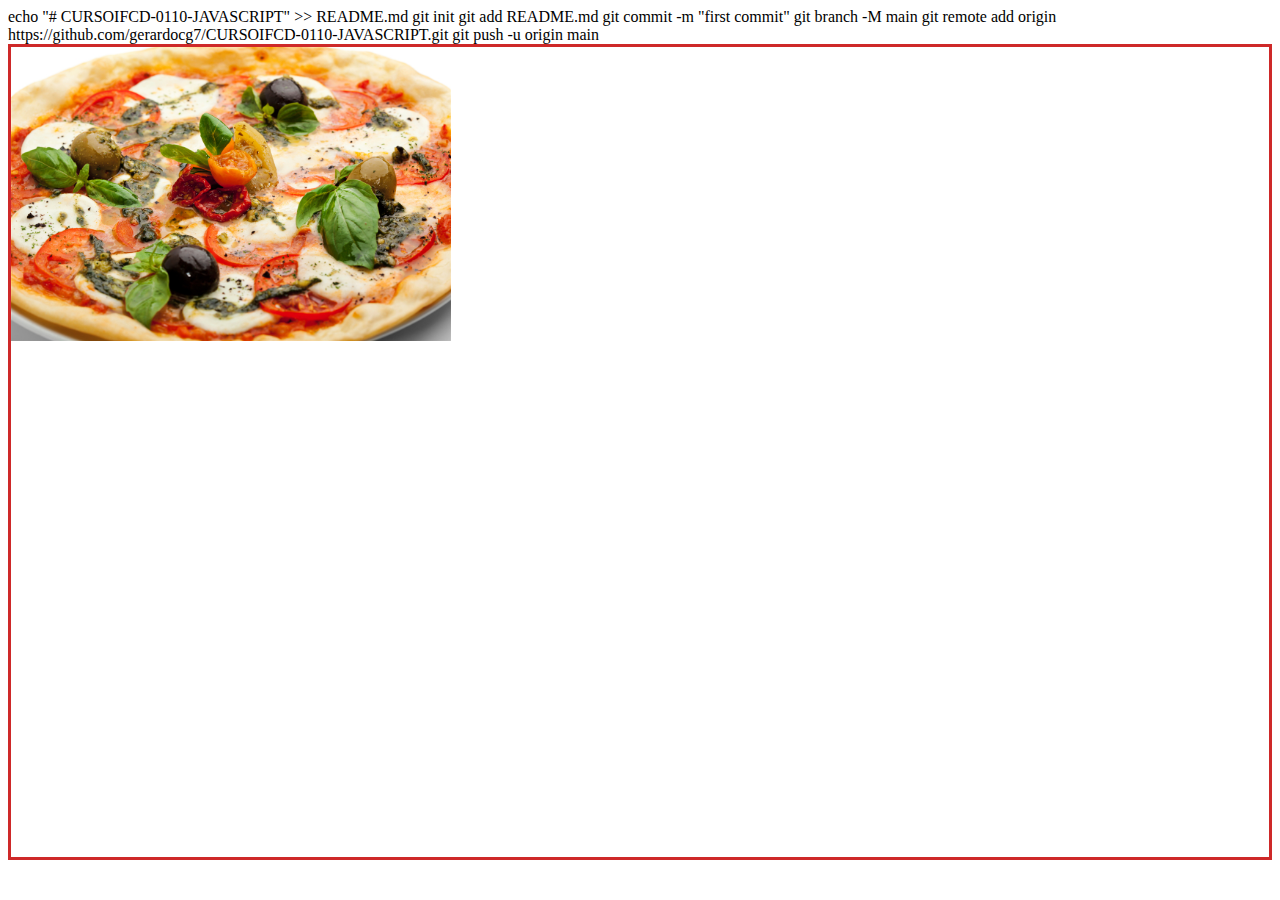
<file: CSS/alingcenter/index.html>
<!DOCTYPE html>
<html lang="en">
<head>echo "# CURSOIFCD-0110-JAVASCRIPT" >> README.md
git init
git add README.md
git commit -m "first commit"
git branch -M main
git remote add origin https://github.com/gerardocg7/CURSOIFCD-0110-JAVASCRIPT.git
git push -u origin main
    <meta charset="UTF-8">
    <meta http-equiv="X-UA-Compatible" content="IE=edge">
    <meta name="viewport" content="width=device-width, initial-scale=1.0">
    <title>Aling Center</title>
    <link href="index.css" rel="stylesheet"/>

    <style>
        .center {
          display: flex;
          justify-content: center;
          align-items: center;
          height: 200px;     
        }
    </style>

</head>

<body>

    <div id="borde">
    <img src="pizza.jpg" width="35%" >
       
    </div>     

</body>
</html>
</file>
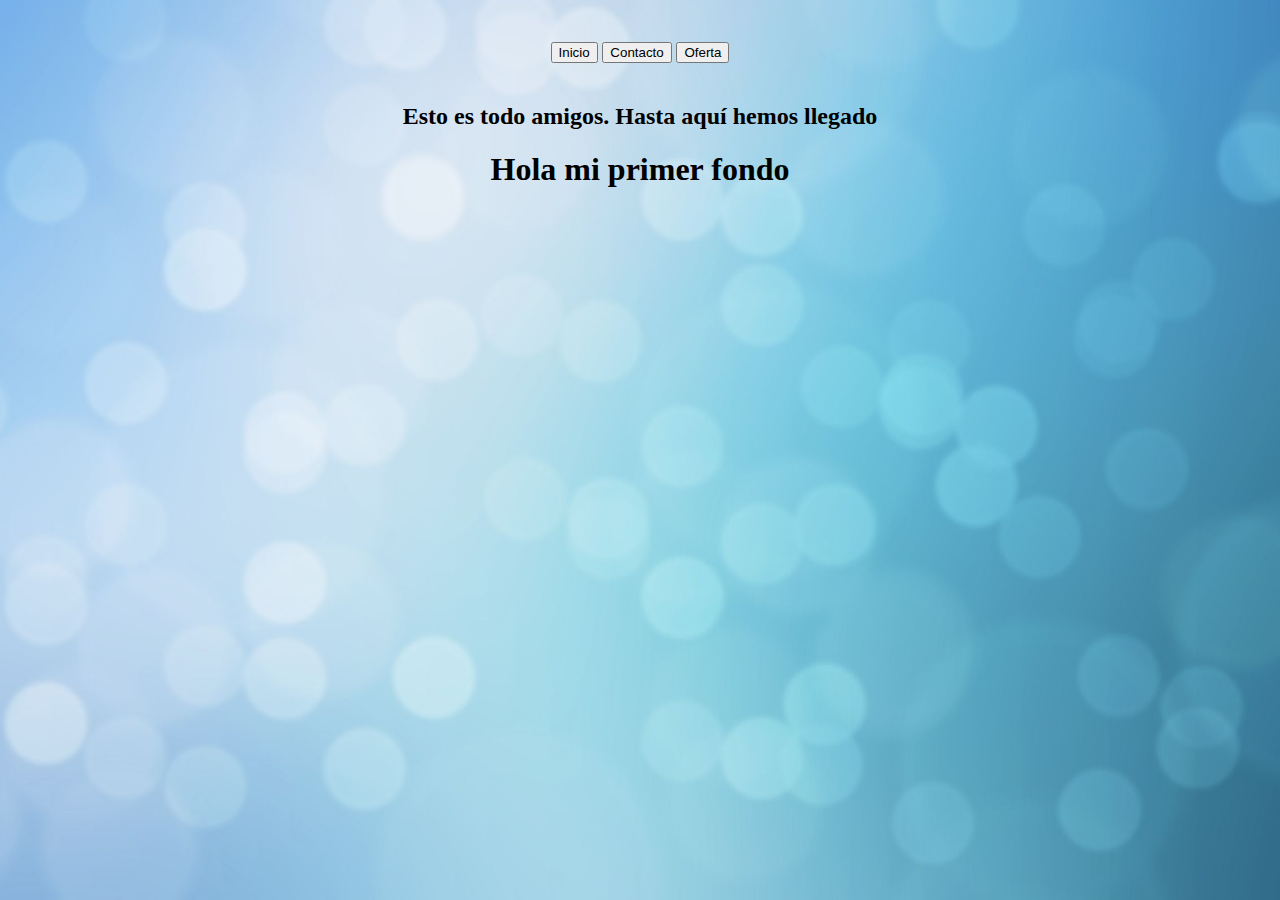
<file: CSS/ejercicio_22_06_13/index.html>
<!DOCTYPE html>
<html lang="en">
<head>
    <meta charset="UTF-8">
    <meta http-equiv="X-UA-Compatible" content="IE=edge">
    <meta name="viewport" content="width=device-width, initial-scale=1.0">
    <title>Mi Presentación</title>
    <link href="css/index.css" rel="stylesheet"/>
</head>

<body>
   <div id="fondo">           
   <h3>
      <button>Inicio<a href="Inicio.html"></a></button>       
      <button>Contacto<a href="Contacto.html"></a></button>     
      <button>Oferta<a href="Oferta.html"></a></button>      
  </h3>
        
   <h2>
      Esto es todo amigos. Hasta aquí hemos llegado    
   </h2>

   <h1>    
      Hola mi primer fondo      
   </h1>
  
   </div>  
     
</body>

</html>
</file>
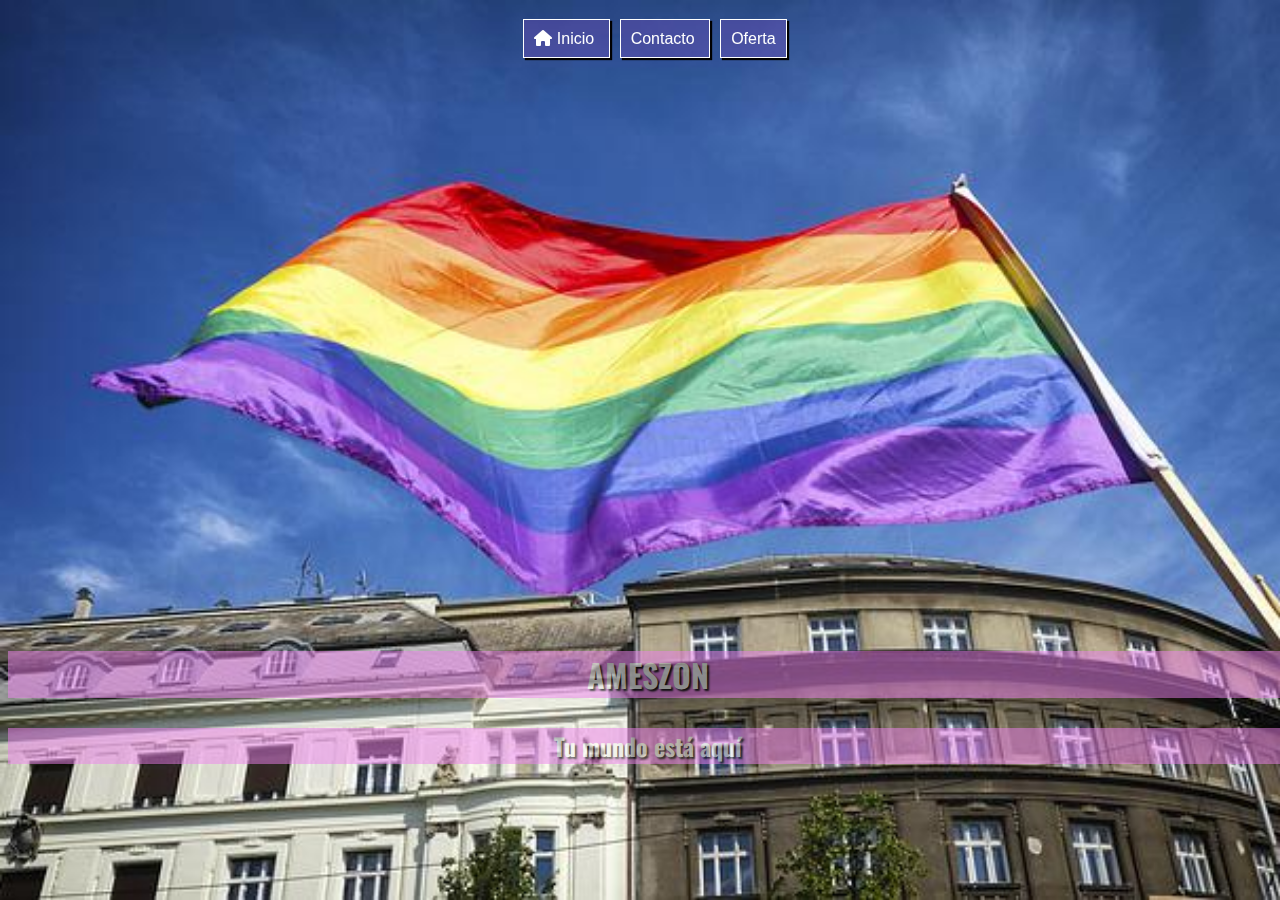
<file: CSS/ejercicio_22_07_04/index.html>
<!DOCTYPE html>
<html lang="en">
<head>
    <meta charset="UTF-8">
    <meta http-equiv="X-UA-Compatible" content="IE=edge">
    <meta name="viewport" content="width=device-width, initial-scale=1.0">
    <link rel="icon" href="img/promotv144.png">
    <title>Hola Background</title>
    <link href="css/index.css" rel="stylesheet" />
    <link href="https://cdnjs.cloudflare.com/ajax/libs/font-awesome/6.1.1/css/all.min.css" rel="stylesheet" />
</head>

<body>
    <!-- Header. esto se insertará dinámicamente con Javascript -->
    <header>
        <nav>
            <a href="index.html">
                <i class="fa-solid fa-house"> </i> Inicio
            </a>
            <a href="contacto.html">
                Contacto
            </a>
            <a href="oferta.html">
                Oferta
            </a>
        </nav>
    </header>
    <div class="background">
        <!--
        Vamos a vincular una hoja de estilos externa y vamos a crear una página
        con un fondo de imagen que cubre toda la página y un título cabacera h1 centrado encima de la
        imagen con color de texto en blanco y sombra de texto.
    -->
    </div>
    
    <h2 class="anih2">Tu mundo está aquí</h2>
    <h1 class="anih1">AMESZON</h1>

</body>

</html>
</file>
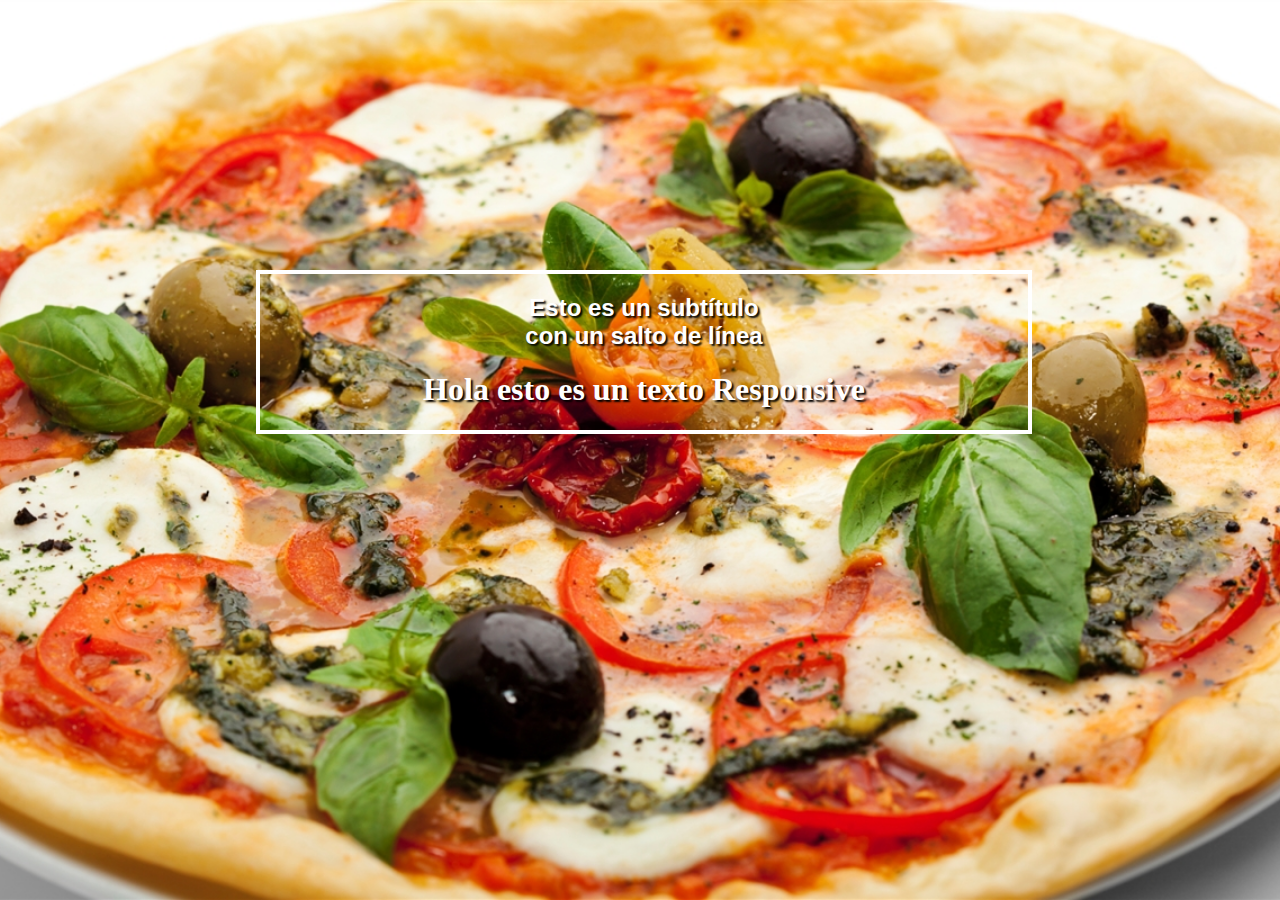
<file: CSS/fonts/index.html>
<!DOCTYPE html>
<html lang="en">
<head>
    <meta charset="UTF-8">
    <meta http-equiv="X-UA-Compatible" content="IE=edge">
    <meta name="viewport" content="width=device-width, initial-scale=1.0">
    <title>Fonts</title>
    <link href="index.css" rel="stylesheet"/>
    
</head>
<body>
    <!--Vamos a vincular una hoja de estilos-->
    
    <div id="fondo">

    </div>
    
    <div id="centrado">

       <h2>
            Esto es un subtítulo<br>
            con un salto de línea
       </h2>

       <h1>
            Hola esto es un texto Responsive
       </h1>
    </div>
       
</body>

</html>
</file>
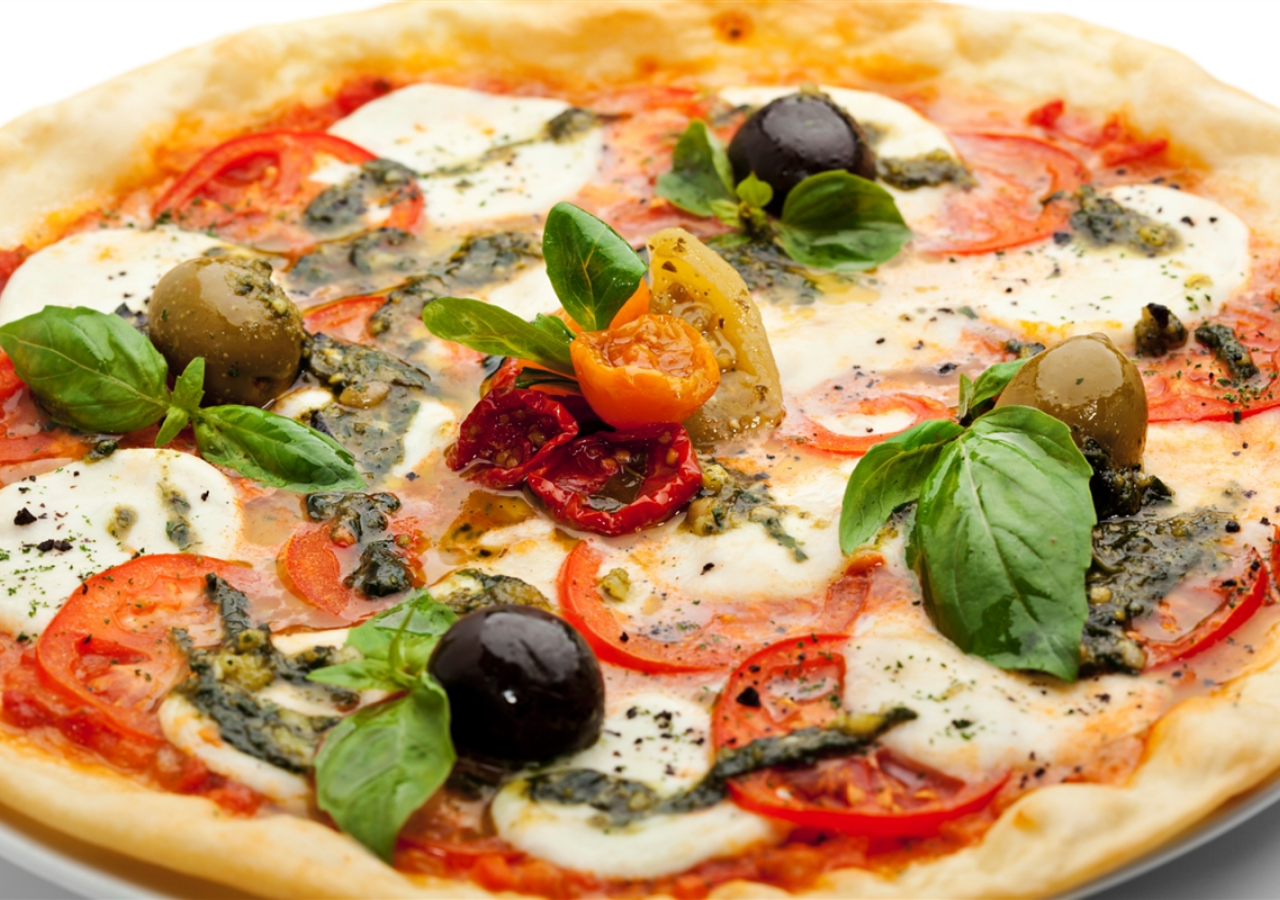
<file: CSS/hola-background/index.html>
<!DOCTYPE html>
<html lang="en">
<head>
    <meta charset="UTF-8">
    <meta http-equiv="X-UA-Compatible" content="IE=edge">
    <meta name="viewport" content="width=device-width, initial-scale=1.0">
    <title>Hola Background</title>
    <link href="css/index.css" rel="stylesheet"/>
</head>
<body>
    <!--Vamos a vincular una hoja de estilos externa y vamos a crear una página con un fondo de una 
        imágen que cubre toda la página y un título cabecera h1 centrado encima de la imágen con color
        de texto en blanco y sombra de texto-->
    
    <div id="fondo">

    </div>    
    
</body>
</html>
</file>
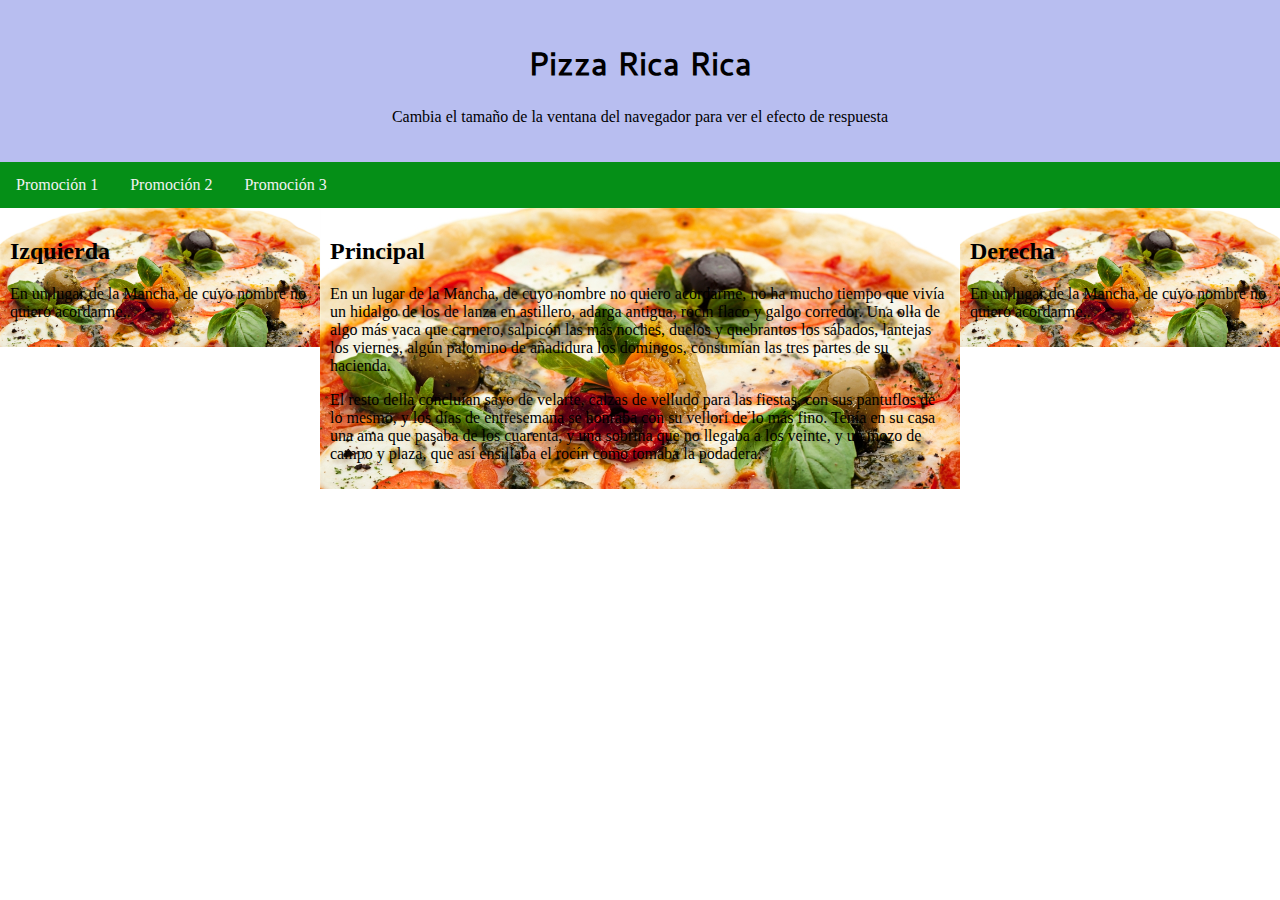
<file: CSS/layout/index.html>
<!DOCTYPE html>
<html lang="en">
<head>
<title>Layout</title>
<meta charset="utf-8">
<meta name="viewport" content="width=device-width, initial-scale=1">
<style>
  @font-face{
    font-family: 'Cantar';
    src: url('cantarell/Cantarell-Regular.ttf');
}
.cantarell{
    font-family:'Cantar';
}
 
* {
  box-sizing: border-box;
}

body {
  margin: 0;
}

/* Style the header */
.header {
  background-color: #b8bef0;
  padding: 20px;
  text-align: center;
}

/* Style the top navigation bar */
.topnav {
  overflow: hidden;
  background-color: rgb(5, 143, 23);
}

/* Style the topnav links */
.topnav a {
  float: left;
  display: block;
  color: #f2f2f2;
  text-align: center;
  padding: 14px 16px;
  text-decoration: none;
}

/* Change color on hover */
.topnav a:hover {
  background-color: #ddd;
  color: black;
}

/* Create three unequal columns that floats next to each other */
.column {
  background-image: url(../layout/pizza.jpg);
  background-size: cover;
  float: left;
  padding: 10px;
}

/* Left and right column */
.column.side {
  width: 25%;
}

/* Middle column */
.column.middle {
  width: 50%;
}

/* Clear floats after the columns */
.row:after {
  content: "";
  display: table;
  clear: both;
}

/* Responsive layout - makes the three columns stack on top of each other instead of next to each other */
@media screen and (max-width: 600px) {
  .column.side, .column.middle {
    width: 100%;
  }
}
</style>
</head>
<body>

<div class="header">
  <h1 class="cantarell">Pizza Rica Rica</h1>
  <p>Cambia el tamaño de la ventana del navegador para ver el efecto de respuesta</p>
</div>

<div class="topnav">
  <a href="Promocion 1.html">Promoción 1</a>
  <a href="Promocion 2.html">Promoción 2</a>
  <a href="Promocion 3.html">Promoción 3</a>
</div>

<div class="row">
  <div class="column side">
    <h2>Izquierda</h2>
    <p>En un lugar de la Mancha, de cuyo nombre no quiero acordarme..</p>
  </div>
  
  <div class="column middle">
    <h2>Principal</h2>
    <p> En un lugar de la Mancha, de cuyo nombre no quiero acordarme, no ha mucho tiempo que vivía un hidalgo de los de lanza en astillero, adarga antigua, rocín flaco y galgo corredor. 
      Una olla de algo más vaca que carnero, salpicón las más noches, duelos y quebrantos los sábados, lantejas los viernes, algún palomino de añadidura los domingos, 
      consumían las tres partes de su hacienda.</p>
    <p>El resto della concluían sayo de velarte, calzas de velludo para las fiestas, con sus pantuflos de lo mesmo, 
      y los días de entresemana se honraba con su vellorí de lo más fino. Tenía en su casa una ama que pasaba de los cuarenta, 
      y una sobrina que no llegaba a los veinte, y un mozo de campo y plaza, que así ensillaba el rocín como tomaba la podadera.</p>
  </div>
  
  <div class="column side">
    <h2>Derecha</h2>
    <p>En un lugar de la Mancha, de cuyo nombre no quiero acordarme..</p>
  </div>
</div>
  
</body>
</html>
</file>
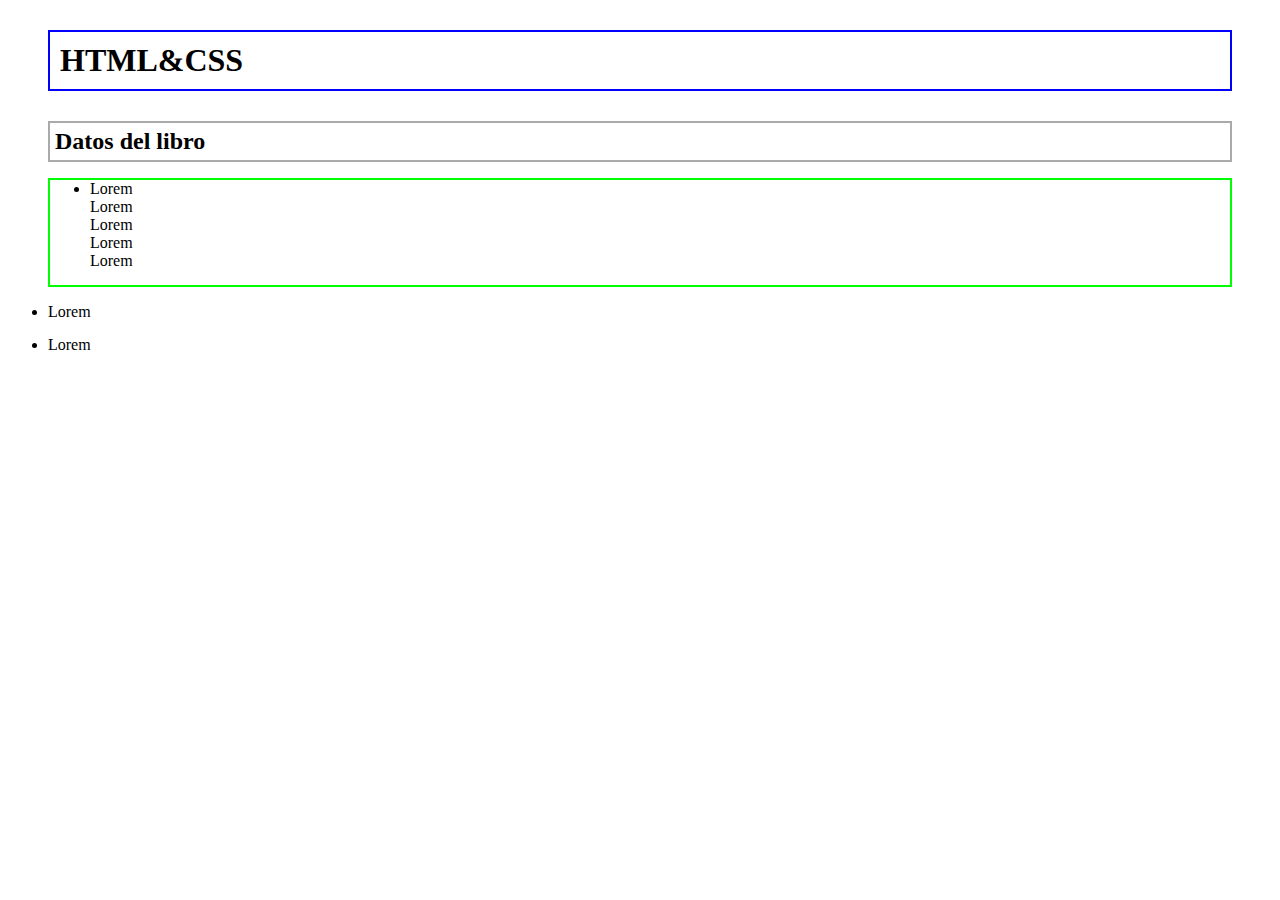
<file: CSS/modelo-caja/index.html>
<!DOCTYPE html>
<html lang="en">
<head>
    <meta charset="UTF-8">
    <meta http-equiv="X-UA-Compatible" content="IE=edge">
    <meta name="viewport" content="width=device-width, initial-scale=1.0">
    <title>Modelo Caja o Box Model</title>
    <link href="index.css" rel="stylesheet"/>
</head>
<body>
   <h1>HTML&CSS</h1> 
<h2 id="Datos del libro">Datos del libro</h2>
   
        <ul id="datos">
            <li>
                Lorem <br>
                Lorem <br> 
                Lorem <br> 
                Lorem <br> 
                Lorem <br> 
            </li>
        </ul>    
    </h2>

   
       </li>
          <p>

          </p>
          <p>

          </p>
          <p>

          </p>
       <li>
        Lorem
    </li>
    <li>
        Lorem
    </li>
    </ul>
    

</body>
</html>
</file>
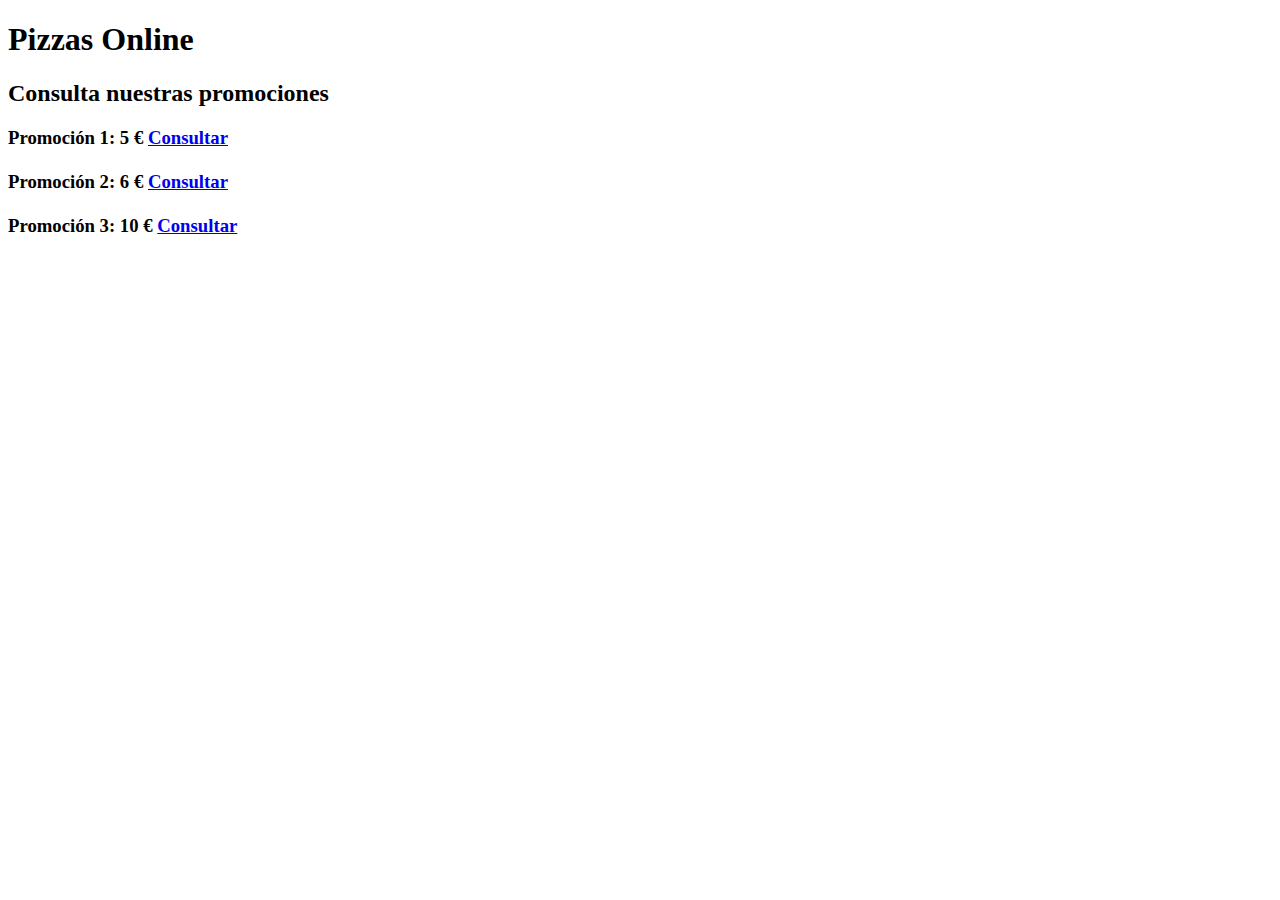
<file: HTML/ejercicio_pizza/index.html>
<!DOCTYPE html>
<html lang="en">
<head>
    <meta charset="UTF-8">
    <meta http-equiv="X-UA-Compatible" content="IE=edge">
    <meta name="viewport" content="width=device-width, initial-scale=1.0">
    <title>ejercicio_pizza_gerardo</title>
</head>
<body>
    
    <h1>
        Pizzas Online
    </h1>
    <h2>
        Consulta nuestras promociones
    </h2>
    <h3>
        <!--Creo los accesos directos a las otras páginas, así muestro contenido de otras páginas en la principal-->
        Promoción 1: 5 € <a href="Promocion 1.html">Consultar</a><br><br>
        Promoción 2: 6 € <a href="Promocion 2.html">Consultar</a><br><br>
        Promoción 3: 10 € <a href="Promocion 3.html">Consultar</a><br><br><br><br>
    </h3>
   
</body>
</html>
</file>
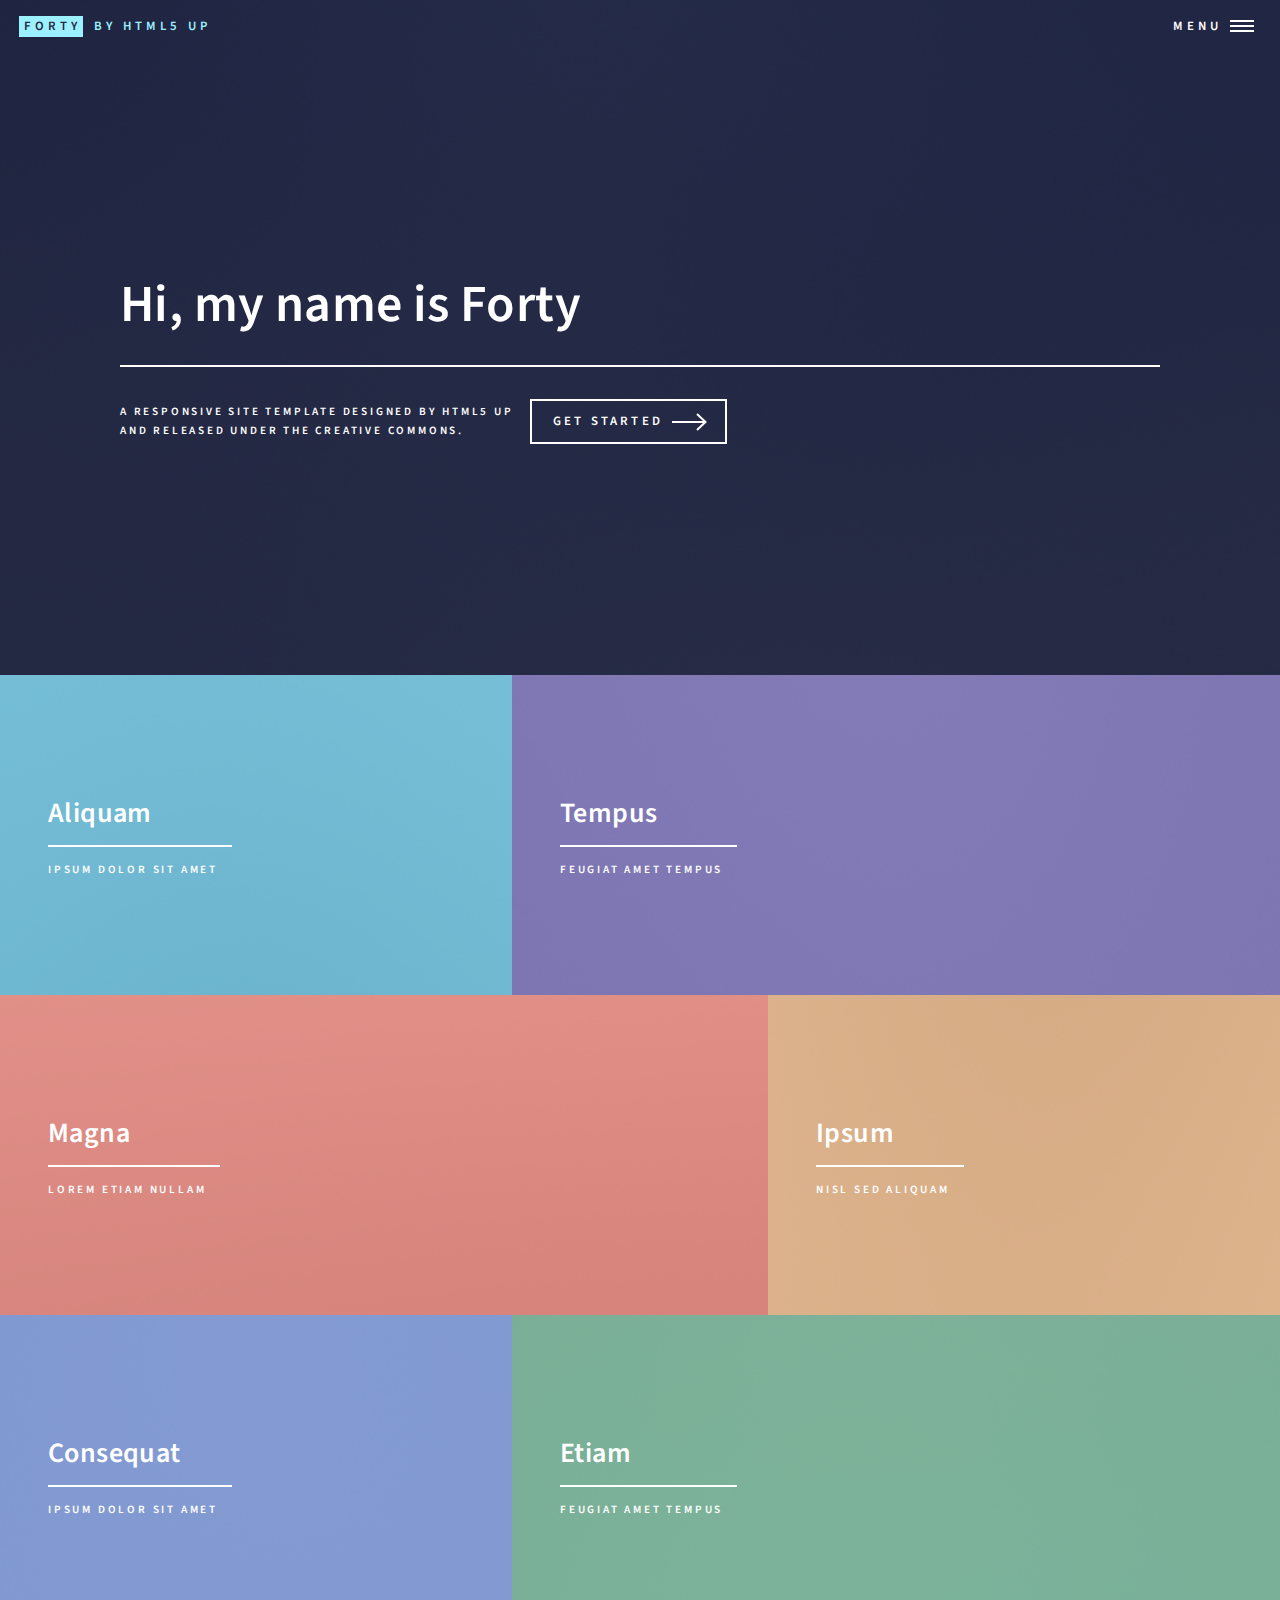
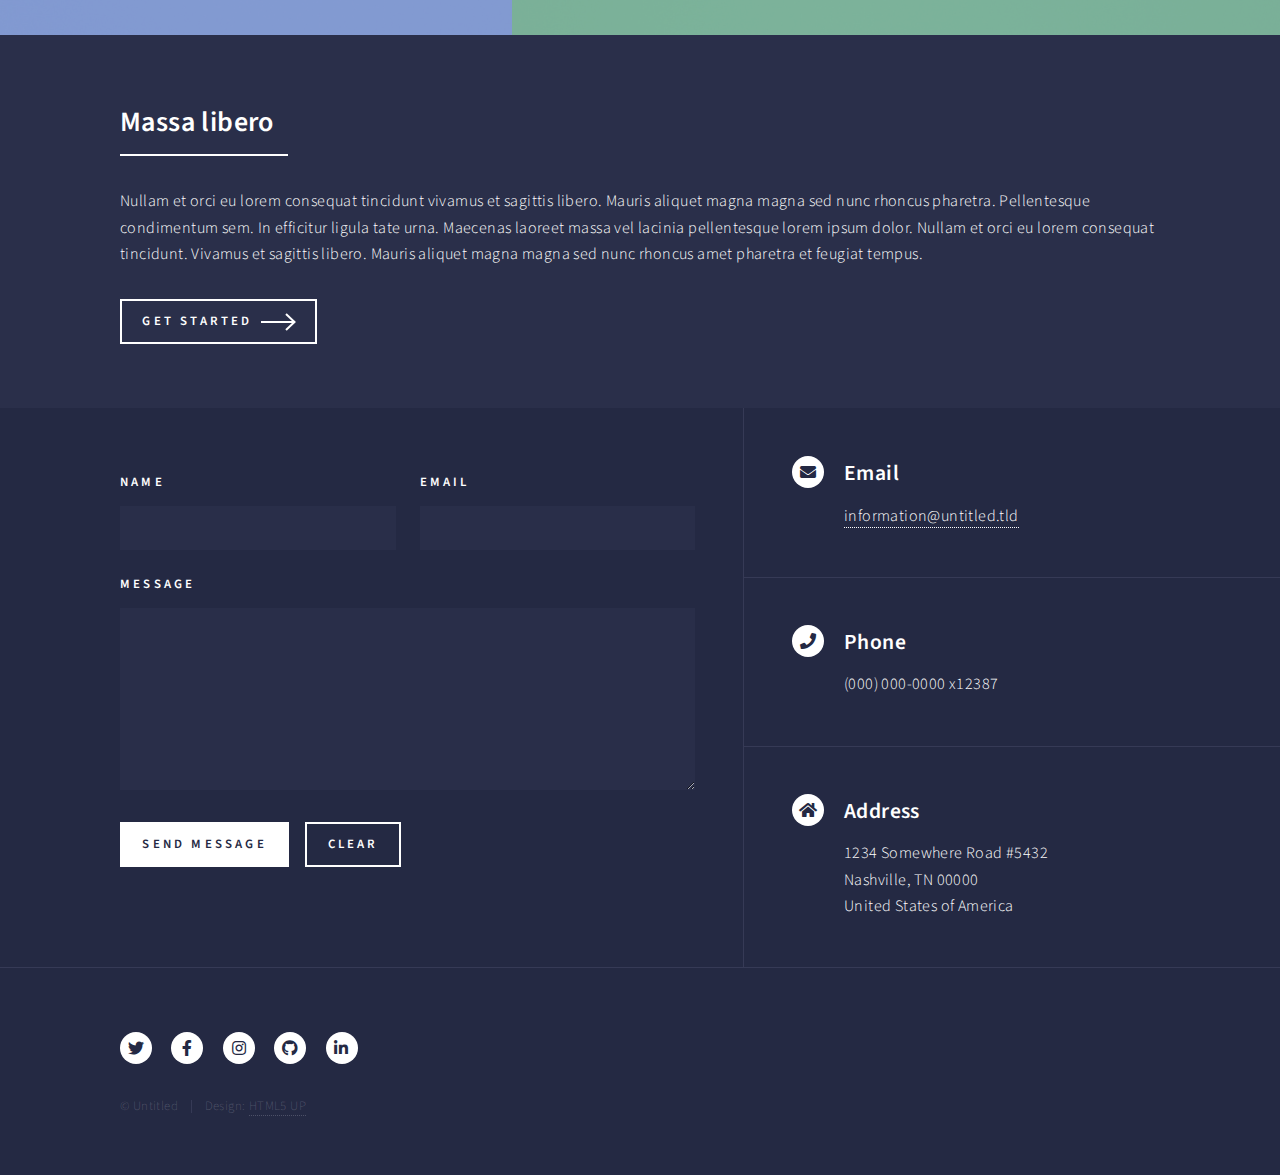
<file: PLANTILLAS/FORTY/index.html>
<!DOCTYPE HTML>
<!--
	Forty by HTML5 UP
	html5up.net | @ajlkn
	Free for personal and commercial use under the CCA 3.0 license (html5up.net/license)
-->
<html>
	<head>
		<title>Forty by HTML5 UP</title>
		<meta charset="utf-8" />
		<meta name="viewport" content="width=device-width, initial-scale=1, user-scalable=no" />
		<link rel="stylesheet" href="assets/css/main.css" />
		<noscript><link rel="stylesheet" href="assets/css/noscript.css" /></noscript>
	</head>
	<body class="is-preload">

		<!-- Wrapper -->
			<div id="wrapper">

				<!-- Header -->
					<header id="header" class="alt">
						<a href="index.html" class="logo"><strong>Forty</strong> <span>by HTML5 UP</span></a>
						<nav>
							<a href="#menu">Menu</a>
						</nav>
					</header>

				<!-- Menu -->
					<nav id="menu">
						<ul class="links">
							<li><a href="index.html">Home</a></li>
							<li><a href="landing.html">Landing</a></li>
							<li><a href="generic.html">Generic</a></li>
							<li><a href="elements.html">Elements</a></li>
						</ul>
						<ul class="actions stacked">
							<li><a href="#" class="button primary fit">Get Started</a></li>
							<li><a href="#" class="button fit">Log In</a></li>
						</ul>
					</nav>

				<!-- Banner -->
					<section id="banner" class="major">
						<div class="inner">
							<header class="major">
								<h1>Hi, my name is Forty</h1>
							</header>
							<div class="content">
								<p>A responsive site template designed by HTML5 UP<br />
								and released under the Creative Commons.</p>
								<ul class="actions">
									<li><a href="#one" class="button next scrolly">Get Started</a></li>
								</ul>
							</div>
						</div>
					</section>

				<!-- Main -->
					<div id="main">

						<!-- One -->
							<section id="one" class="tiles">
								<article>
									<span class="image">
										<img src="images/pic01.jpg" alt="" />
									</span>
									<header class="major">
										<h3><a href="landing.html" class="link">Aliquam</a></h3>
										<p>Ipsum dolor sit amet</p>
									</header>
								</article>
								<article>
									<span class="image">
										<img src="images/pic02.jpg" alt="" />
									</span>
									<header class="major">
										<h3><a href="landing.html" class="link">Tempus</a></h3>
										<p>feugiat amet tempus</p>
									</header>
								</article>
								<article>
									<span class="image">
										<img src="images/pic03.jpg" alt="" />
									</span>
									<header class="major">
										<h3><a href="landing.html" class="link">Magna</a></h3>
										<p>Lorem etiam nullam</p>
									</header>
								</article>
								<article>
									<span class="image">
										<img src="images/pic04.jpg" alt="" />
									</span>
									<header class="major">
										<h3><a href="landing.html" class="link">Ipsum</a></h3>
										<p>Nisl sed aliquam</p>
									</header>
								</article>
								<article>
									<span class="image">
										<img src="images/pic05.jpg" alt="" />
									</span>
									<header class="major">
										<h3><a href="landing.html" class="link">Consequat</a></h3>
										<p>Ipsum dolor sit amet</p>
									</header>
								</article>
								<article>
									<span class="image">
										<img src="images/pic06.jpg" alt="" />
									</span>
									<header class="major">
										<h3><a href="landing.html" class="link">Etiam</a></h3>
										<p>Feugiat amet tempus</p>
									</header>
								</article>
							</section>

						<!-- Two -->
							<section id="two">
								<div class="inner">
									<header class="major">
										<h2>Massa libero</h2>
									</header>
									<p>Nullam et orci eu lorem consequat tincidunt vivamus et sagittis libero. Mauris aliquet magna magna sed nunc rhoncus pharetra. Pellentesque condimentum sem. In efficitur ligula tate urna. Maecenas laoreet massa vel lacinia pellentesque lorem ipsum dolor. Nullam et orci eu lorem consequat tincidunt. Vivamus et sagittis libero. Mauris aliquet magna magna sed nunc rhoncus amet pharetra et feugiat tempus.</p>
									<ul class="actions">
										<li><a href="landing.html" class="button next">Get Started</a></li>
									</ul>
								</div>
							</section>

					</div>

				<!-- Contact -->
					<section id="contact">
						<div class="inner">
							<section>
								<form method="post" action="#">
									<div class="fields">
										<div class="field half">
											<label for="name">Name</label>
											<input type="text" name="name" id="name" />
										</div>
										<div class="field half">
											<label for="email">Email</label>
											<input type="text" name="email" id="email" />
										</div>
										<div class="field">
											<label for="message">Message</label>
											<textarea name="message" id="message" rows="6"></textarea>
										</div>
									</div>
									<ul class="actions">
										<li><input type="submit" value="Send Message" class="primary" /></li>
										<li><input type="reset" value="Clear" /></li>
									</ul>
								</form>
							</section>
							<section class="split">
								<section>
									<div class="contact-method">
										<span class="icon solid alt fa-envelope"></span>
										<h3>Email</h3>
										<a href="#">information@untitled.tld</a>
									</div>
								</section>
								<section>
									<div class="contact-method">
										<span class="icon solid alt fa-phone"></span>
										<h3>Phone</h3>
										<span>(000) 000-0000 x12387</span>
									</div>
								</section>
								<section>
									<div class="contact-method">
										<span class="icon solid alt fa-home"></span>
										<h3>Address</h3>
										<span>1234 Somewhere Road #5432<br />
										Nashville, TN 00000<br />
										United States of America</span>
									</div>
								</section>
							</section>
						</div>
					</section>

				<!-- Footer -->
					<footer id="footer">
						<div class="inner">
							<ul class="icons">
								<li><a href="#" class="icon brands alt fa-twitter"><span class="label">Twitter</span></a></li>
								<li><a href="#" class="icon brands alt fa-facebook-f"><span class="label">Facebook</span></a></li>
								<li><a href="#" class="icon brands alt fa-instagram"><span class="label">Instagram</span></a></li>
								<li><a href="#" class="icon brands alt fa-github"><span class="label">GitHub</span></a></li>
								<li><a href="#" class="icon brands alt fa-linkedin-in"><span class="label">LinkedIn</span></a></li>
							</ul>
							<ul class="copyright">
								<li>&copy; Untitled</li><li>Design: <a href="https://html5up.net">HTML5 UP</a></li>
							</ul>
						</div>
					</footer>

			</div>

		<!-- Scripts -->
			<script src="assets/js/jquery.min.js"></script>
			<script src="assets/js/jquery.scrolly.min.js"></script>
			<script src="assets/js/jquery.scrollex.min.js"></script>
			<script src="assets/js/browser.min.js"></script>
			<script src="assets/js/breakpoints.min.js"></script>
			<script src="assets/js/util.js"></script>
			<script src="assets/js/main.js"></script>

	</body>
</html>
</file>
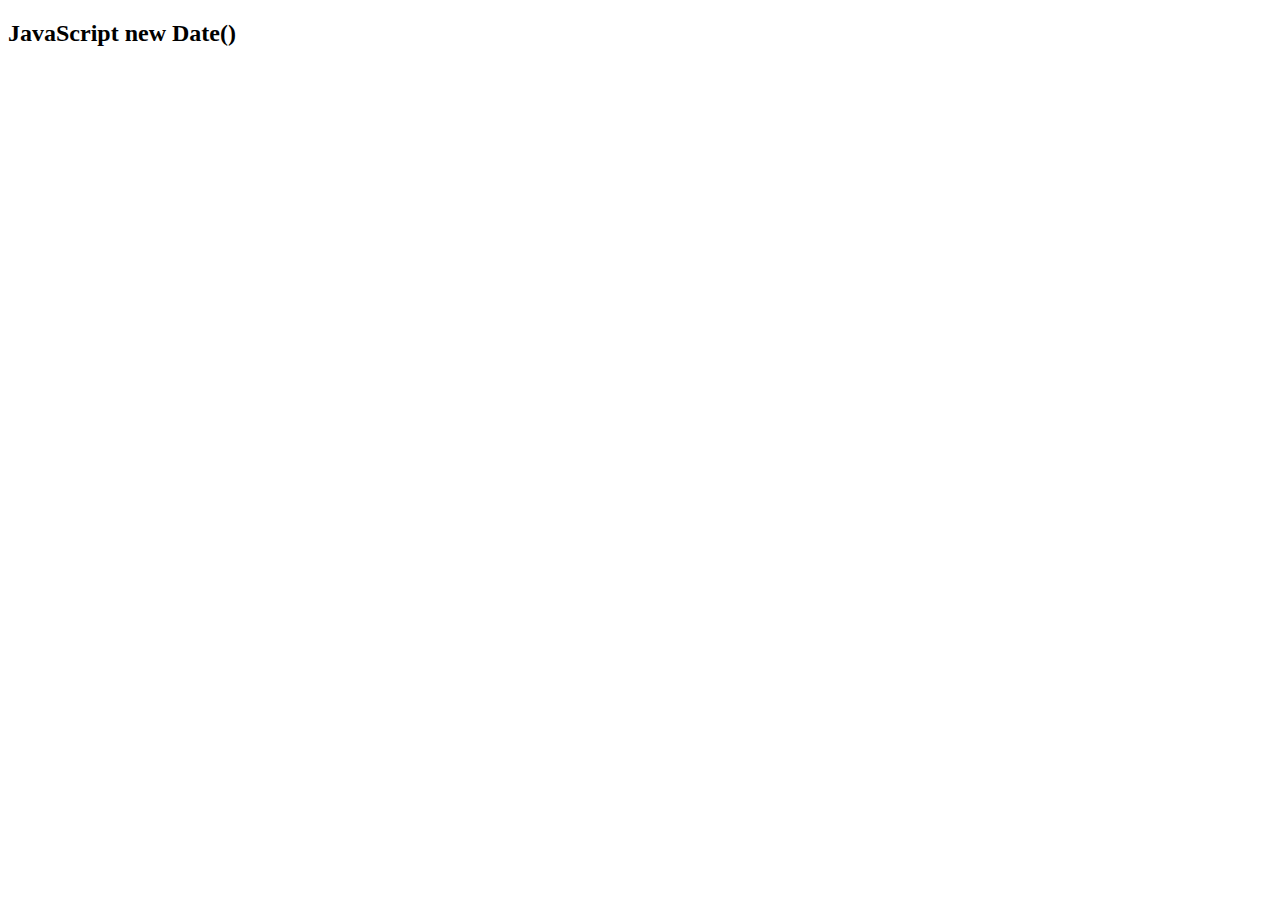
<file: compara_fecha/compara_fecha.html>
<!DOCTYPE html>
<html>
<body>

<h2>JavaScript new Date()</h2>

<p id="demo"></p>

<script>

const fecha1 = new Date().getTime();
const fecha2 = new Date().getTime();

if(fecha1 < fecha2){
  let fecha3 = fecha1;
  fecha1 = fecha2;
  fecha2 = fecha3;
  }

let interval = dateMsec - date.getTime();

// Calcular cuentos días contiene el intervalo.
// Restar cuantos días tiene el intervalo para determinar el sobrante
let days = Math.floor(interval / msecPerDay );
interval = interval - (days * msecPerDay );

// Calcular las horas , minutos y segundos
let hours = Math.floor(interval / msecPerHour );
interval = interval - (hours * msecPerHour );

let minutes = Math.floor(interval / msecPerMinute );
interval = interval - (minutes * msecPerMinute );

let seconds = Math.floor(interval / 1000 );

// Mostrar el resultado.
document.write(days + " días, " + hours + " horas, " + minutes + " minutos, " + seconds + " segundos");

</script>

</body>
</html>
</file>
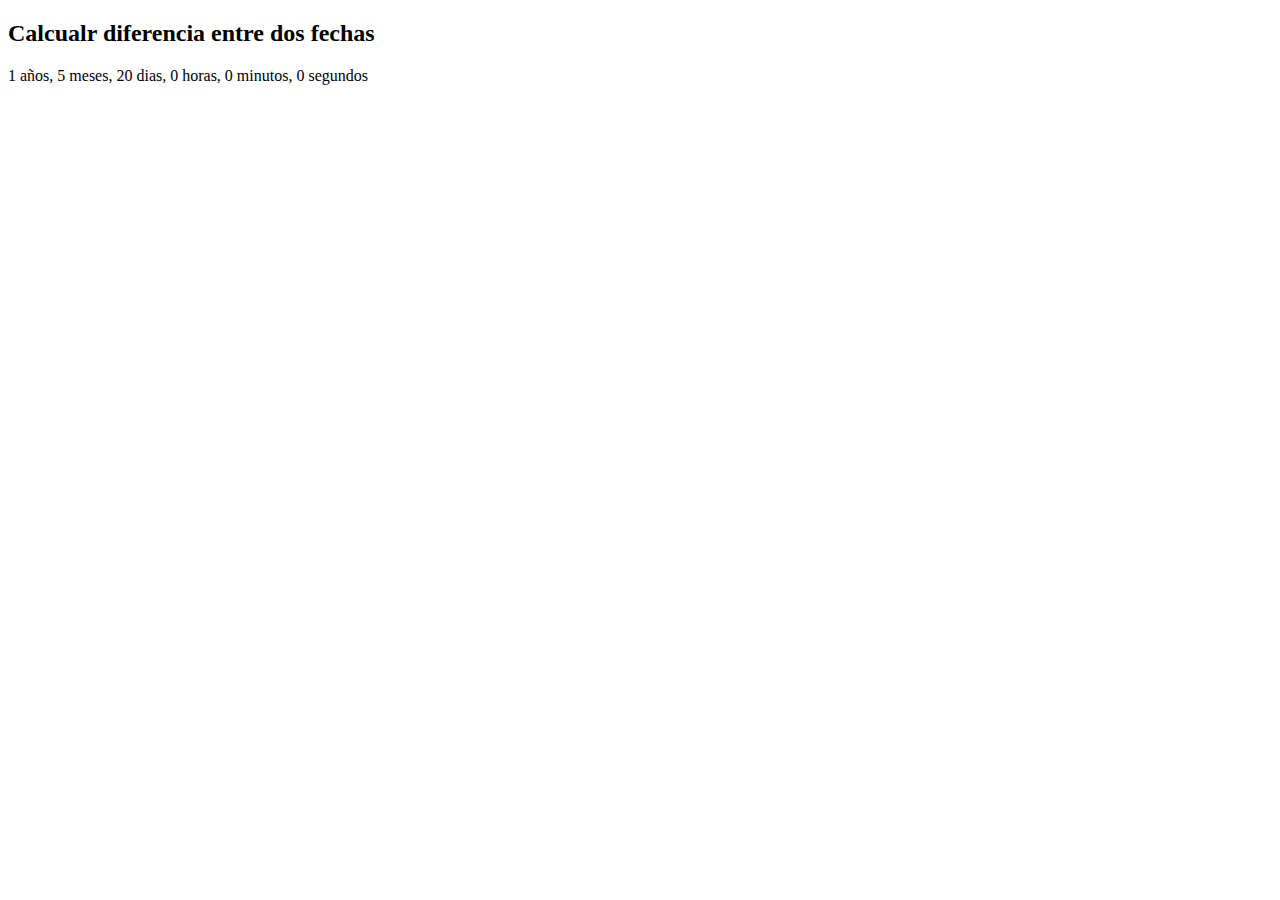
<file: compara_fecha/compara_fecha2.html>
<!DOCTYPE html>
<html>
<body>

<h2>Calcualr diferencia entre dos fechas</h2>

<p id="demo"></p>

<script>
// Convertir el valor de las unidades a milisegundos
let msecPerMinute = 1000 * 60;
let msecPerHour = msecPerMinute * 60;
let msecPerDay = msecPerHour * 24;
let msecPerMonth = msecPerDay *30;
let msecPerYear = msecPerMonth *12;

// Convertir la fecha a milisegundos
let date = new Date('6/15/1901');
let dateMsec = date.getTime();

// Fecha inicial 1 de enero de 1900 a las 0:00 horas
date.setYear(0);
date.setMonth(0);
date.setDate(1);
date.setHours(0, 0, 0, 0);

// Obtener la diferencia en milisegundos
let interval = dateMsec - date.getTime();

// Calcular años
let years = Math.floor(interval / msecPerYear );
interval = interval - (years * msecPerYear );

// Calcular meses
let months = Math.floor(interval / msecPerMonth );
interval = interval - (months * msecPerMonth );

// Calcular días
let days = Math.floor(interval / msecPerDay );
interval = interval - (days * msecPerDay );

// Calcular las horas
let hours = Math.floor(interval / msecPerHour );
interval = interval - (hours * msecPerHour );

//Calcular minutos
let minutes = Math.floor(interval / msecPerMinute );
interval = interval - (minutes * msecPerMinute );

//Calcular segundos
let seconds = Math.floor(interval / 1000 );

// Mostrar el resultado.
document.write( years, " años, " + months + " meses, " + days + " dias, " + hours + " horas, " + minutes + " minutos, " + seconds + " segundos");

</script>

</body>
</html>
</file>
<file: CSS/alingcenter/index.css>
#borde{
    border: 3px solid rgb(206, 41, 41) ;
    height:90vh;
}
#imagen{
    display: flex;
    justify-content: center;
    align-items: center;
             
 }
</file>
<file: CSS/ejercicio_22_06_13/css/index.css>
#fondo{
    background-image: url('../img/26171.jpg');
    background-repeat: no-repeat;
    background-size: cover;
    width:100%;
    height:100vh; /*vh= viewport height*/
    position: absolute;
    top:0;
    left:0; 
    background-position: center;

}
#fondo2{
    background-image: url('../img/pizza.jpg');
    background-repeat: no-repeat;
    background-size: cover;
    width:100%;
    height:100vh; /*vh= viewport height*/
    position: absolute;
    top:0;
    left:0; 
    background-position: center;

}

h3{
    border: 0px solid #00F;
    margin-top:30px;
    margin-bottom:30px;
    padding: 10px;
    text-align: center;
}

h2{
    text-align: center;
    vertical-align: middle;
}

h1{
    text-align: center;
    vertical-align: middle;
}
</file>
<file: CSS/fonts/index.css>
/*poner fondo a toda la página en el body*/

/*body{    
    background-image: url('../img/pizza.jpg');
    background-repeat: no-repeat;
    background-size: cover;
}*/
@import url('https://fonts.google.com/?query=cantar');
h1{
    font-family: 'cantar';
}

#fondo{
    background-image: url('img/pizza.jpg');
    background-repeat: no-repeat;
    background-size: cover;
    width:100%;
    height:100vh; /*vh= viewport height*/
    position: absolute;
    top:0;
    left:0; 
    background-position: center;
    z-index: 0;
}

#centrado{
    border:4px solid white;
    width:60%;
    position: absolute;
    left:20%;
    top:30%;
    color:#ffffff;
    text-shadow: 2px 2px 2px #000000;
    text-align: center;
}
h2{
    font-family: Arial, Helvetica, sans-serif ;
}
</file>
<file: CSS/hola-background/css/index.css>
/*poner fondo a toda la página en el body*/

/*body{    
    background-image: url('../img/pizza.jpg');
    background-repeat: no-repeat;
    background-size: cover;
}*/

#fondo{
    background-image: url('../img/pizza.jpg');
    background-repeat: no-repeat;
    background-size: cover;
    width:100%;
    height:100vh; /*vh= viewport height*/
    position: absolute;
    top:0;
    left:0; 
    background-position: center;

}
</file>
<file: CSS/modelo-caja/index.css>
h1{
    border: 2px solid  #00F;
    margin-top: 30px;
    margin-bottom: 30px;
    padding: 10px;
}
h2{
    border: 2px solid  #AAA;
    padding: 5px;
    margin-top: 15px;
    margin-bottom: 15px;
}
ul{
    border: 2px solid #0F0
}
body{
    padding-left: 40px ;
    padding-right: 40px;
}
li{
    margin-bottom:  15px ;
}
#datos{
    margin-bottom: 0;
}
#Datos del libro{
    box-shadow: 2px 2px 1px #000;
}
</file>
<file: PLANTILLAS/FORTY/assets/css/noscript.css>
/*
	Forty by HTML5 UP
	html5up.net | @ajlkn
	Free for personal and commercial use under the CCA 3.0 license (html5up.net/license)
*/

/* Banner */

	body.is-preload #banner:after {
		opacity: 0.85;
	}

	body.is-preload #banner > .inner {
		-moz-filter: none;
		-webkit-filter: none;
		-ms-filter: none;
		filter: none;
		-moz-transform: none;
		-webkit-transform: none;
		-ms-transform: none;
		transform: none;
		opacity: 1;
	}
</file>
<file: CSS/ejercicio_22_07_04/css/index.css>
@import url('https://fonts.googleapis.com/css2?family=Oswald:wght@200&display=swap');
@import url('https://cdnjs.cloudflare.com/ajax/libs/font-awesome/6.1.1/css/all.min.css');
body{
  font-family: Arial, Helvetica, sans-serif;
}
.background {
    background-image: url("../img/orgullo.jpg");
    background-size: cover;
    background-repeat: no-repeat;
    background-position:center;
    position: absolute;
    z-index: -1;
    width:100%;
    top:0;
    left:0;
    height:100vh;    

}
h1, h2{
  font-family: 'Oswald';
}
h2{
  margin-top:30vh;
}

h1, h2 {
     color: white;
     text-shadow: 2px 2px 2px black;
     text-align: center;
     width:100%;
     transition: 2s
     
 }
 
 a, li{
   width:5%;
   padding:10px;
   border:1px solid white;
   box-shadow: 2px 2px 1px black;
   position:relative;
   color:white;
   background-color: rgba(134, 81, 202, 0.3);
   margin:5px;
   text-decoration: none;
   
 }

 a:active{
  color:rgb(81, 202, 202);
}
a:visited{
  color:rgb(81, 202, 202);
}
 nav{
  margin-top:30px;
  margin-left:30px;
  text-align: center;
 }
li{
   list-style: none;
   height: 5vh;
   min-height: 80px;
   overflow: hidden;
   width:20%;
   min-width: 180px;
   display: inline-block;
 }
 input{
   padding: 10px;
   float: right;
 }
 ul{
   width:90%;
   position: absolute;
   bottom:10px;
   left:5px;

 }

 #oferta{
  background-image: url("../img/pizza.jpg");
 }
 .oferta{
  margin-left:45%;
  width: 50%;
  text-align: right;
  margin-right:5%;
  font-size: 100px;
  transition: none;
 }
 h2.oferta{
  font-size: 60px;
  margin-bottom: -25px
 }
 iframe{
   float:left
 }
 .imagen_centrada{
    display: flex;
    justify-content: center;
    align-items: center;
    height: 50vh;
    width: 50vw;
    border: 3px solid palevioletred; 
    margin:50px 25vw 50px 25vw;
 }
 .imagen_centrada img{
   height: 25vh;
 }
 /*--  FORMULARIO --- */
 input[type='checkbox']{
  clear: both;
 }
header{
  position:fixed;
  top:0px;
  left:0px;
  z-index:4;
  text-align: center;
  width:100%
}
.required{
  color:red
}
 /*Fin formulario*/

 /*-------TRANSICIONES----------*/

 a {

  transition:font-size 0.5s ease-in-out; /* Animation */

 }
a:hover{
  overflow: hidden;
  font-size:20px

 }

 .anih1{
  top:70vh;
  position:absolute;
  transition: 2s;
 
    background-color: violet;
    opacity: 0.5;
    animation-name: example;
    animation-duration: 10s;
  }
  
  @keyframes example {
    0%   {background-color: red;}
    20%  {background-color: orange;}
    40%  {background-color: yellow;}
    60% {background-color: green;}
    80%  {background-color: blue;}
    100%  {background-color: violet;}
    
  }
   
 .anih2{
    margin-top:80vh;
    position: absolute;
    transition: ease-in-out 3s;

    background-color: violet;
    opacity: 0.5;
    animation-name: example;
    animation-duration: 10s;
 }
  
  @keyframes example {
    0%   {background-color: red;}
    20%  {background-color: orange;}
    40%  {background-color: yellow;}
    60% {background-color: green;}
    80%  {background-color: blue;}
    100%  {background-color: violet;}
  }
 
 /*------ TRANSICIONES -----*/


 /*------ ANIMACIONES -----*/
 /*el código de la animación*/
 @keyframes h1anim {
  0%   {margin-left:0;}
  15%  {margin-left:5vh;}
  30%  {margin-left:10vh;}
  45%  {margin-left:15vh;}
  60%  {margin-left:30vh;}
  75%  {margin-left:35vh;}
  90%  {margin-left:40vh;}
  100% {margin-left:45vh;}
}
/*se aplica la animación*/
.oferta{
  animation-name: h1anim;
  animation-duration: 0.5s;
  animation-timing-function: linear;
}
h2.oferta{
  animation-duration: 0.75s;
}
 /*------ANIMACIONES -------*/
</file>
<file: PLANTILLAS/FORTY/assets/css/main.css>
@import url(fontawesome-all.min.css);
@import url("https://fonts.googleapis.com/css?family=Source+Sans+Pro:300,300italic,600,600italic");

/*
	Forty by HTML5 UP
	html5up.net | @ajlkn
	Free for personal and commercial use under the CCA 3.0 license (html5up.net/license)
*/

html, body, div, span, applet, object,
iframe, h1, h2, h3, h4, h5, h6, p, blockquote,
pre, a, abbr, acronym, address, big, cite,
code, del, dfn, em, img, ins, kbd, q, s, samp,
small, strike, strong, sub, sup, tt, var, b,
u, i, center, dl, dt, dd, ol, ul, li, fieldset,
form, label, legend, table, caption, tbody,
tfoot, thead, tr, th, td, article, aside,
canvas, details, embed, figure, figcaption,
footer, header, hgroup, menu, nav, output, ruby,
section, summary, time, mark, audio, video {
	margin: 0;
	padding: 0;
	border: 0;
	font-size: 100%;
	font: inherit;
	vertical-align: baseline;}

article, aside, details, figcaption, figure,
footer, header, hgroup, menu, nav, section {
	display: block;}

body {
	line-height: 1;
}

ol, ul {
	list-style: none;
}

blockquote, q {
	quotes: none;
}

	blockquote:before, blockquote:after, q:before, q:after {
		content: '';
		content: none;
	}

table {
	border-collapse: collapse;
	border-spacing: 0;
}

body {
	-webkit-text-size-adjust: none;
}

mark {
	background-color: transparent;
	color: inherit;
}

input::-moz-focus-inner {
	border: 0;
	padding: 0;
}

input, select, textarea {
	-moz-appearance: none;
	-webkit-appearance: none;
	-ms-appearance: none;
	appearance: none;
}

/* Basic */

	@-ms-viewport {
		width: device-width;
	}

	body {
		-ms-overflow-style: scrollbar;
	}

	@media screen and (max-width: 480px) {

		html, body {
			min-width: 320px;
		}

	}

	html {
		box-sizing: border-box;
	}

	*, *:before, *:after {
		box-sizing: inherit;
	}

	body {
		background: #242943;
	}

		body.is-preload *, body.is-preload *:before, body.is-preload *:after {
			-moz-animation: none !important;
			-webkit-animation: none !important;
			-ms-animation: none !important;
			animation: none !important;
			-moz-transition: none !important;
			-webkit-transition: none !important;
			-ms-transition: none !important;
			transition: none !important;
		}

/* Type */

	body, input, select, textarea {
		color: #ffffff;
		font-family: "Source Sans Pro", Helvetica, sans-serif;
		font-size: 17pt;
		font-weight: 300;
		letter-spacing: 0.025em;
		line-height: 1.65;
	}

		@media screen and (max-width: 1680px) {

			body, input, select, textarea {
				font-size: 14pt;
			}

		}

		@media screen and (max-width: 1280px) {

			body, input, select, textarea {
				font-size: 12pt;
			}

		}

		@media screen and (max-width: 360px) {

			body, input, select, textarea {
				font-size: 11pt;
			}

		}

	a {
		-moz-transition: color 0.2s ease-in-out, border-bottom-color 0.2s ease-in-out;
		-webkit-transition: color 0.2s ease-in-out, border-bottom-color 0.2s ease-in-out;
		-ms-transition: color 0.2s ease-in-out, border-bottom-color 0.2s ease-in-out;
		transition: color 0.2s ease-in-out, border-bottom-color 0.2s ease-in-out;
		border-bottom: dotted 1px;
		color: inherit;
		text-decoration: none;
	}

		a:hover {
			border-bottom-color: transparent;
			color: #9bf1ff !important;
		}

		a:active {
			color: #53e3fb !important;
		}

	strong, b {
		color: #ffffff;
		font-weight: 600;
	}

	em, i {
		font-style: italic;
	}

	p {
		margin: 0 0 2em 0;
	}

	h1, h2, h3, h4, h5, h6 {
		color: #ffffff;
		font-weight: 600;
		line-height: 1.65;
		margin: 0 0 1em 0;
	}

		h1 a, h2 a, h3 a, h4 a, h5 a, h6 a {
			color: inherit;
			border-bottom: 0;
		}

	h1 {
		font-size: 2.5em;
	}

	h2 {
		font-size: 1.75em;
	}

	h3 {
		font-size: 1.35em;
	}

	h4 {
		font-size: 1.1em;
	}

	h5 {
		font-size: 0.9em;
	}

	h6 {
		font-size: 0.7em;
	}

	@media screen and (max-width: 736px) {

		h1 {
			font-size: 2em;
		}

		h2 {
			font-size: 1.5em;
		}

		h3 {
			font-size: 1.25em;
		}

	}

	sub {
		font-size: 0.8em;
		position: relative;
		top: 0.5em;
	}

	sup {
		font-size: 0.8em;
		position: relative;
		top: -0.5em;
	}

	blockquote {
		border-left: solid 4px rgba(212, 212, 255, 0.1);
		font-style: italic;
		margin: 0 0 2em 0;
		padding: 0.5em 0 0.5em 2em;
	}

	code {
		background: rgba(212, 212, 255, 0.035);
		font-family: "Courier New", monospace;
		font-size: 0.9em;
		margin: 0 0.25em;
		padding: 0.25em 0.65em;
	}

	pre {
		-webkit-overflow-scrolling: touch;
		font-family: "Courier New", monospace;
		font-size: 0.9em;
		margin: 0 0 2em 0;
	}

		pre code {
			display: block;
			line-height: 1.75;
			padding: 1em 1.5em;
			overflow-x: auto;
		}

	hr {
		border: 0;
		border-bottom: solid 1px rgba(212, 212, 255, 0.1);
		margin: 2em 0;
	}

		hr.major {
			margin: 3em 0;
		}

	.align-left {
		text-align: left;
	}

	.align-center {
		text-align: center;
	}

	.align-right {
		text-align: right;
	}

/* Row */

	.row {
		display: flex;
		flex-wrap: wrap;
		box-sizing: border-box;
		align-items: stretch;
	}

		.row > * {
			box-sizing: border-box;
		}

		.row.gtr-uniform > * > :last-child {
			margin-bottom: 0;
		}

		.row.aln-left {
			justify-content: flex-start;
		}

		.row.aln-center {
			justify-content: center;
		}

		.row.aln-right {
			justify-content: flex-end;
		}

		.row.aln-top {
			align-items: flex-start;
		}

		.row.aln-middle {
			align-items: center;
		}

		.row.aln-bottom {
			align-items: flex-end;
		}

		.row > .imp {
			order: -1;
		}

		.row > .col-1 {
			width: 8.33333%;
		}

		.row > .off-1 {
			margin-left: 8.33333%;
		}

		.row > .col-2 {
			width: 16.66667%;
		}

		.row > .off-2 {
			margin-left: 16.66667%;
		}

		.row > .col-3 {
			width: 25%;
		}

		.row > .off-3 {
			margin-left: 25%;
		}

		.row > .col-4 {
			width: 33.33333%;
		}

		.row > .off-4 {
			margin-left: 33.33333%;
		}

		.row > .col-5 {
			width: 41.66667%;
		}

		.row > .off-5 {
			margin-left: 41.66667%;
		}

		.row > .col-6 {
			width: 50%;
		}

		.row > .off-6 {
			margin-left: 50%;
		}

		.row > .col-7 {
			width: 58.33333%;
		}

		.row > .off-7 {
			margin-left: 58.33333%;
		}

		.row > .col-8 {
			width: 66.66667%;
		}

		.row > .off-8 {
			margin-left: 66.66667%;
		}

		.row > .col-9 {
			width: 75%;
		}

		.row > .off-9 {
			margin-left: 75%;
		}

		.row > .col-10 {
			width: 83.33333%;
		}

		.row > .off-10 {
			margin-left: 83.33333%;
		}

		.row > .col-11 {
			width: 91.66667%;
		}

		.row > .off-11 {
			margin-left: 91.66667%;
		}

		.row > .col-12 {
			width: 100%;
		}

		.row > .off-12 {
			margin-left: 100%;
		}

		.row.gtr-0 {
			margin-top: 0;
			margin-left: 0em;
		}

			.row.gtr-0 > * {
				padding: 0 0 0 0em;
			}

			.row.gtr-0.gtr-uniform {
				margin-top: 0em;
			}

				.row.gtr-0.gtr-uniform > * {
					padding-top: 0em;
				}

		.row.gtr-25 {
			margin-top: 0;
			margin-left: -0.5em;
		}

			.row.gtr-25 > * {
				padding: 0 0 0 0.5em;
			}

			.row.gtr-25.gtr-uniform {
				margin-top: -0.5em;
			}

				.row.gtr-25.gtr-uniform > * {
					padding-top: 0.5em;
				}

		.row.gtr-50 {
			margin-top: 0;
			margin-left: -1em;
		}

			.row.gtr-50 > * {
				padding: 0 0 0 1em;
			}

			.row.gtr-50.gtr-uniform {
				margin-top: -1em;
			}

				.row.gtr-50.gtr-uniform > * {
					padding-top: 1em;
				}

		.row {
			margin-top: 0;
			margin-left: -2em;
		}

			.row > * {
				padding: 0 0 0 2em;
			}

			.row.gtr-uniform {
				margin-top: -2em;
			}

				.row.gtr-uniform > * {
					padding-top: 2em;
				}

		.row.gtr-150 {
			margin-top: 0;
			margin-left: -3em;
		}

			.row.gtr-150 > * {
				padding: 0 0 0 3em;
			}

			.row.gtr-150.gtr-uniform {
				margin-top: -3em;
			}

				.row.gtr-150.gtr-uniform > * {
					padding-top: 3em;
				}

		.row.gtr-200 {
			margin-top: 0;
			margin-left: -4em;
		}

			.row.gtr-200 > * {
				padding: 0 0 0 4em;
			}

			.row.gtr-200.gtr-uniform {
				margin-top: -4em;
			}

				.row.gtr-200.gtr-uniform > * {
					padding-top: 4em;
				}

		@media screen and (max-width: 1680px) {

			.row {
				display: flex;
				flex-wrap: wrap;
				box-sizing: border-box;
				align-items: stretch;
			}

				.row > * {
					box-sizing: border-box;
				}

				.row.gtr-uniform > * > :last-child {
					margin-bottom: 0;
				}

				.row.aln-left {
					justify-content: flex-start;
				}

				.row.aln-center {
					justify-content: center;
				}

				.row.aln-right {
					justify-content: flex-end;
				}

				.row.aln-top {
					align-items: flex-start;
				}

				.row.aln-middle {
					align-items: center;
				}

				.row.aln-bottom {
					align-items: flex-end;
				}

				.row > .imp-xlarge {
					order: -1;
				}

				.row > .col-1-xlarge {
					width: 8.33333%;
				}

				.row > .off-1-xlarge {
					margin-left: 8.33333%;
				}

				.row > .col-2-xlarge {
					width: 16.66667%;
				}

				.row > .off-2-xlarge {
					margin-left: 16.66667%;
				}

				.row > .col-3-xlarge {
					width: 25%;
				}

				.row > .off-3-xlarge {
					margin-left: 25%;
				}

				.row > .col-4-xlarge {
					width: 33.33333%;
				}

				.row > .off-4-xlarge {
					margin-left: 33.33333%;
				}

				.row > .col-5-xlarge {
					width: 41.66667%;
				}

				.row > .off-5-xlarge {
					margin-left: 41.66667%;
				}

				.row > .col-6-xlarge {
					width: 50%;
				}

				.row > .off-6-xlarge {
					margin-left: 50%;
				}

				.row > .col-7-xlarge {
					width: 58.33333%;
				}

				.row > .off-7-xlarge {
					margin-left: 58.33333%;
				}

				.row > .col-8-xlarge {
					width: 66.66667%;
				}

				.row > .off-8-xlarge {
					margin-left: 66.66667%;
				}

				.row > .col-9-xlarge {
					width: 75%;
				}

				.row > .off-9-xlarge {
					margin-left: 75%;
				}

				.row > .col-10-xlarge {
					width: 83.33333%;
				}

				.row > .off-10-xlarge {
					margin-left: 83.33333%;
				}

				.row > .col-11-xlarge {
					width: 91.66667%;
				}

				.row > .off-11-xlarge {
					margin-left: 91.66667%;
				}

				.row > .col-12-xlarge {
					width: 100%;
				}

				.row > .off-12-xlarge {
					margin-left: 100%;
				}

				.row.gtr-0 {
					margin-top: 0;
					margin-left: 0em;
				}

					.row.gtr-0 > * {
						padding: 0 0 0 0em;
					}

					.row.gtr-0.gtr-uniform {
						margin-top: 0em;
					}

						.row.gtr-0.gtr-uniform > * {
							padding-top: 0em;
						}

				.row.gtr-25 {
					margin-top: 0;
					margin-left: -0.5em;
				}

					.row.gtr-25 > * {
						padding: 0 0 0 0.5em;
					}

					.row.gtr-25.gtr-uniform {
						margin-top: -0.5em;
					}

						.row.gtr-25.gtr-uniform > * {
							padding-top: 0.5em;
						}

				.row.gtr-50 {
					margin-top: 0;
					margin-left: -1em;
				}

					.row.gtr-50 > * {
						padding: 0 0 0 1em;
					}

					.row.gtr-50.gtr-uniform {
						margin-top: -1em;
					}

						.row.gtr-50.gtr-uniform > * {
							padding-top: 1em;
						}

				.row {
					margin-top: 0;
					margin-left: -2em;
				}

					.row > * {
						padding: 0 0 0 2em;
					}

					.row.gtr-uniform {
						margin-top: -2em;
					}

						.row.gtr-uniform > * {
							padding-top: 2em;
						}

				.row.gtr-150 {
					margin-top: 0;
					margin-left: -3em;
				}

					.row.gtr-150 > * {
						padding: 0 0 0 3em;
					}

					.row.gtr-150.gtr-uniform {
						margin-top: -3em;
					}

						.row.gtr-150.gtr-uniform > * {
							padding-top: 3em;
						}

				.row.gtr-200 {
					margin-top: 0;
					margin-left: -4em;
				}

					.row.gtr-200 > * {
						padding: 0 0 0 4em;
					}

					.row.gtr-200.gtr-uniform {
						margin-top: -4em;
					}

						.row.gtr-200.gtr-uniform > * {
							padding-top: 4em;
						}

		}

		@media screen and (max-width: 1280px) {

			.row {
				display: flex;
				flex-wrap: wrap;
				box-sizing: border-box;
				align-items: stretch;
			}

				.row > * {
					box-sizing: border-box;
				}

				.row.gtr-uniform > * > :last-child {
					margin-bottom: 0;
				}

				.row.aln-left {
					justify-content: flex-start;
				}

				.row.aln-center {
					justify-content: center;
				}

				.row.aln-right {
					justify-content: flex-end;
				}

				.row.aln-top {
					align-items: flex-start;
				}

				.row.aln-middle {
					align-items: center;
				}

				.row.aln-bottom {
					align-items: flex-end;
				}

				.row > .imp-large {
					order: -1;
				}

				.row > .col-1-large {
					width: 8.33333%;
				}

				.row > .off-1-large {
					margin-left: 8.33333%;
				}

				.row > .col-2-large {
					width: 16.66667%;
				}

				.row > .off-2-large {
					margin-left: 16.66667%;
				}

				.row > .col-3-large {
					width: 25%;
				}

				.row > .off-3-large {
					margin-left: 25%;
				}

				.row > .col-4-large {
					width: 33.33333%;
				}

				.row > .off-4-large {
					margin-left: 33.33333%;
				}

				.row > .col-5-large {
					width: 41.66667%;
				}

				.row > .off-5-large {
					margin-left: 41.66667%;
				}

				.row > .col-6-large {
					width: 50%;
				}

				.row > .off-6-large {
					margin-left: 50%;
				}

				.row > .col-7-large {
					width: 58.33333%;
				}

				.row > .off-7-large {
					margin-left: 58.33333%;
				}

				.row > .col-8-large {
					width: 66.66667%;
				}

				.row > .off-8-large {
					margin-left: 66.66667%;
				}

				.row > .col-9-large {
					width: 75%;
				}

				.row > .off-9-large {
					margin-left: 75%;
				}

				.row > .col-10-large {
					width: 83.33333%;
				}

				.row > .off-10-large {
					margin-left: 83.33333%;
				}

				.row > .col-11-large {
					width: 91.66667%;
				}

				.row > .off-11-large {
					margin-left: 91.66667%;
				}

				.row > .col-12-large {
					width: 100%;
				}

				.row > .off-12-large {
					margin-left: 100%;
				}

				.row.gtr-0 {
					margin-top: 0;
					margin-left: 0em;
				}

					.row.gtr-0 > * {
						padding: 0 0 0 0em;
					}

					.row.gtr-0.gtr-uniform {
						margin-top: 0em;
					}

						.row.gtr-0.gtr-uniform > * {
							padding-top: 0em;
						}

				.row.gtr-25 {
					margin-top: 0;
					margin-left: -0.375em;
				}

					.row.gtr-25 > * {
						padding: 0 0 0 0.375em;
					}

					.row.gtr-25.gtr-uniform {
						margin-top: -0.375em;
					}

						.row.gtr-25.gtr-uniform > * {
							padding-top: 0.375em;
						}

				.row.gtr-50 {
					margin-top: 0;
					margin-left: -0.75em;
				}

					.row.gtr-50 > * {
						padding: 0 0 0 0.75em;
					}

					.row.gtr-50.gtr-uniform {
						margin-top: -0.75em;
					}

						.row.gtr-50.gtr-uniform > * {
							padding-top: 0.75em;
						}

				.row {
					margin-top: 0;
					margin-left: -1.5em;
				}

					.row > * {
						padding: 0 0 0 1.5em;
					}

					.row.gtr-uniform {
						margin-top: -1.5em;
					}

						.row.gtr-uniform > * {
							padding-top: 1.5em;
						}

				.row.gtr-150 {
					margin-top: 0;
					margin-left: -2.25em;
				}

					.row.gtr-150 > * {
						padding: 0 0 0 2.25em;
					}

					.row.gtr-150.gtr-uniform {
						margin-top: -2.25em;
					}

						.row.gtr-150.gtr-uniform > * {
							padding-top: 2.25em;
						}

				.row.gtr-200 {
					margin-top: 0;
					margin-left: -3em;
				}

					.row.gtr-200 > * {
						padding: 0 0 0 3em;
					}

					.row.gtr-200.gtr-uniform {
						margin-top: -3em;
					}

						.row.gtr-200.gtr-uniform > * {
							padding-top: 3em;
						}

		}

		@media screen and (max-width: 980px) {

			.row {
				display: flex;
				flex-wrap: wrap;
				box-sizing: border-box;
				align-items: stretch;
			}

				.row > * {
					box-sizing: border-box;
				}

				.row.gtr-uniform > * > :last-child {
					margin-bottom: 0;
				}

				.row.aln-left {
					justify-content: flex-start;
				}

				.row.aln-center {
					justify-content: center;
				}

				.row.aln-right {
					justify-content: flex-end;
				}

				.row.aln-top {
					align-items: flex-start;
				}

				.row.aln-middle {
					align-items: center;
				}

				.row.aln-bottom {
					align-items: flex-end;
				}

				.row > .imp-medium {
					order: -1;
				}

				.row > .col-1-medium {
					width: 8.33333%;
				}

				.row > .off-1-medium {
					margin-left: 8.33333%;
				}

				.row > .col-2-medium {
					width: 16.66667%;
				}

				.row > .off-2-medium {
					margin-left: 16.66667%;
				}

				.row > .col-3-medium {
					width: 25%;
				}

				.row > .off-3-medium {
					margin-left: 25%;
				}

				.row > .col-4-medium {
					width: 33.33333%;
				}

				.row > .off-4-medium {
					margin-left: 33.33333%;
				}

				.row > .col-5-medium {
					width: 41.66667%;
				}

				.row > .off-5-medium {
					margin-left: 41.66667%;
				}

				.row > .col-6-medium {
					width: 50%;
				}

				.row > .off-6-medium {
					margin-left: 50%;
				}

				.row > .col-7-medium {
					width: 58.33333%;
				}

				.row > .off-7-medium {
					margin-left: 58.33333%;
				}

				.row > .col-8-medium {
					width: 66.66667%;
				}

				.row > .off-8-medium {
					margin-left: 66.66667%;
				}

				.row > .col-9-medium {
					width: 75%;
				}

				.row > .off-9-medium {
					margin-left: 75%;
				}

				.row > .col-10-medium {
					width: 83.33333%;
				}

				.row > .off-10-medium {
					margin-left: 83.33333%;
				}

				.row > .col-11-medium {
					width: 91.66667%;
				}

				.row > .off-11-medium {
					margin-left: 91.66667%;
				}

				.row > .col-12-medium {
					width: 100%;
				}

				.row > .off-12-medium {
					margin-left: 100%;
				}

				.row.gtr-0 {
					margin-top: 0;
					margin-left: 0em;
				}

					.row.gtr-0 > * {
						padding: 0 0 0 0em;
					}

					.row.gtr-0.gtr-uniform {
						margin-top: 0em;
					}

						.row.gtr-0.gtr-uniform > * {
							padding-top: 0em;
						}

				.row.gtr-25 {
					margin-top: 0;
					margin-left: -0.375em;
				}

					.row.gtr-25 > * {
						padding: 0 0 0 0.375em;
					}

					.row.gtr-25.gtr-uniform {
						margin-top: -0.375em;
					}

						.row.gtr-25.gtr-uniform > * {
							padding-top: 0.375em;
						}

				.row.gtr-50 {
					margin-top: 0;
					margin-left: -0.75em;
				}

					.row.gtr-50 > * {
						padding: 0 0 0 0.75em;
					}

					.row.gtr-50.gtr-uniform {
						margin-top: -0.75em;
					}

						.row.gtr-50.gtr-uniform > * {
							padding-top: 0.75em;
						}

				.row {
					margin-top: 0;
					margin-left: -1.5em;
				}

					.row > * {
						padding: 0 0 0 1.5em;
					}

					.row.gtr-uniform {
						margin-top: -1.5em;
					}

						.row.gtr-uniform > * {
							padding-top: 1.5em;
						}

				.row.gtr-150 {
					margin-top: 0;
					margin-left: -2.25em;
				}

					.row.gtr-150 > * {
						padding: 0 0 0 2.25em;
					}

					.row.gtr-150.gtr-uniform {
						margin-top: -2.25em;
					}

						.row.gtr-150.gtr-uniform > * {
							padding-top: 2.25em;
						}

				.row.gtr-200 {
					margin-top: 0;
					margin-left: -3em;
				}

					.row.gtr-200 > * {
						padding: 0 0 0 3em;
					}

					.row.gtr-200.gtr-uniform {
						margin-top: -3em;
					}

						.row.gtr-200.gtr-uniform > * {
							padding-top: 3em;
						}

		}

		@media screen and (max-width: 736px) {

			.row {
				display: flex;
				flex-wrap: wrap;
				box-sizing: border-box;
				align-items: stretch;
			}

				.row > * {
					box-sizing: border-box;
				}

				.row.gtr-uniform > * > :last-child {
					margin-bottom: 0;
				}

				.row.aln-left {
					justify-content: flex-start;
				}

				.row.aln-center {
					justify-content: center;
				}

				.row.aln-right {
					justify-content: flex-end;
				}

				.row.aln-top {
					align-items: flex-start;
				}

				.row.aln-middle {
					align-items: center;
				}

				.row.aln-bottom {
					align-items: flex-end;
				}

				.row > .imp-small {
					order: -1;
				}

				.row > .col-1-small {
					width: 8.33333%;
				}

				.row > .off-1-small {
					margin-left: 8.33333%;
				}

				.row > .col-2-small {
					width: 16.66667%;
				}

				.row > .off-2-small {
					margin-left: 16.66667%;
				}

				.row > .col-3-small {
					width: 25%;
				}

				.row > .off-3-small {
					margin-left: 25%;
				}

				.row > .col-4-small {
					width: 33.33333%;
				}

				.row > .off-4-small {
					margin-left: 33.33333%;
				}

				.row > .col-5-small {
					width: 41.66667%;
				}

				.row > .off-5-small {
					margin-left: 41.66667%;
				}

				.row > .col-6-small {
					width: 50%;
				}

				.row > .off-6-small {
					margin-left: 50%;
				}

				.row > .col-7-small {
					width: 58.33333%;
				}

				.row > .off-7-small {
					margin-left: 58.33333%;
				}

				.row > .col-8-small {
					width: 66.66667%;
				}

				.row > .off-8-small {
					margin-left: 66.66667%;
				}

				.row > .col-9-small {
					width: 75%;
				}

				.row > .off-9-small {
					margin-left: 75%;
				}

				.row > .col-10-small {
					width: 83.33333%;
				}

				.row > .off-10-small {
					margin-left: 83.33333%;
				}

				.row > .col-11-small {
					width: 91.66667%;
				}

				.row > .off-11-small {
					margin-left: 91.66667%;
				}

				.row > .col-12-small {
					width: 100%;
				}

				.row > .off-12-small {
					margin-left: 100%;
				}

				.row.gtr-0 {
					margin-top: 0;
					margin-left: 0em;
				}

					.row.gtr-0 > * {
						padding: 0 0 0 0em;
					}

					.row.gtr-0.gtr-uniform {
						margin-top: 0em;
					}

						.row.gtr-0.gtr-uniform > * {
							padding-top: 0em;
						}

				.row.gtr-25 {
					margin-top: 0;
					margin-left: -0.3125em;
				}

					.row.gtr-25 > * {
						padding: 0 0 0 0.3125em;
					}

					.row.gtr-25.gtr-uniform {
						margin-top: -0.3125em;
					}

						.row.gtr-25.gtr-uniform > * {
							padding-top: 0.3125em;
						}

				.row.gtr-50 {
					margin-top: 0;
					margin-left: -0.625em;
				}

					.row.gtr-50 > * {
						padding: 0 0 0 0.625em;
					}

					.row.gtr-50.gtr-uniform {
						margin-top: -0.625em;
					}

						.row.gtr-50.gtr-uniform > * {
							padding-top: 0.625em;
						}

				.row {
					margin-top: 0;
					margin-left: -1.25em;
				}

					.row > * {
						padding: 0 0 0 1.25em;
					}

					.row.gtr-uniform {
						margin-top: -1.25em;
					}

						.row.gtr-uniform > * {
							padding-top: 1.25em;
						}

				.row.gtr-150 {
					margin-top: 0;
					margin-left: -1.875em;
				}

					.row.gtr-150 > * {
						padding: 0 0 0 1.875em;
					}

					.row.gtr-150.gtr-uniform {
						margin-top: -1.875em;
					}

						.row.gtr-150.gtr-uniform > * {
							padding-top: 1.875em;
						}

				.row.gtr-200 {
					margin-top: 0;
					margin-left: -2.5em;
				}

					.row.gtr-200 > * {
						padding: 0 0 0 2.5em;
					}

					.row.gtr-200.gtr-uniform {
						margin-top: -2.5em;
					}

						.row.gtr-200.gtr-uniform > * {
							padding-top: 2.5em;
						}

		}

		@media screen and (max-width: 480px) {

			.row {
				display: flex;
				flex-wrap: wrap;
				box-sizing: border-box;
				align-items: stretch;
			}

				.row > * {
					box-sizing: border-box;
				}

				.row.gtr-uniform > * > :last-child {
					margin-bottom: 0;
				}

				.row.aln-left {
					justify-content: flex-start;
				}

				.row.aln-center {
					justify-content: center;
				}

				.row.aln-right {
					justify-content: flex-end;
				}

				.row.aln-top {
					align-items: flex-start;
				}

				.row.aln-middle {
					align-items: center;
				}

				.row.aln-bottom {
					align-items: flex-end;
				}

				.row > .imp-xsmall {
					order: -1;
				}

				.row > .col-1-xsmall {
					width: 8.33333%;
				}

				.row > .off-1-xsmall {
					margin-left: 8.33333%;
				}

				.row > .col-2-xsmall {
					width: 16.66667%;
				}

				.row > .off-2-xsmall {
					margin-left: 16.66667%;
				}

				.row > .col-3-xsmall {
					width: 25%;
				}

				.row > .off-3-xsmall {
					margin-left: 25%;
				}

				.row > .col-4-xsmall {
					width: 33.33333%;
				}

				.row > .off-4-xsmall {
					margin-left: 33.33333%;
				}

				.row > .col-5-xsmall {
					width: 41.66667%;
				}

				.row > .off-5-xsmall {
					margin-left: 41.66667%;
				}

				.row > .col-6-xsmall {
					width: 50%;
				}

				.row > .off-6-xsmall {
					margin-left: 50%;
				}

				.row > .col-7-xsmall {
					width: 58.33333%;
				}

				.row > .off-7-xsmall {
					margin-left: 58.33333%;
				}

				.row > .col-8-xsmall {
					width: 66.66667%;
				}

				.row > .off-8-xsmall {
					margin-left: 66.66667%;
				}

				.row > .col-9-xsmall {
					width: 75%;
				}

				.row > .off-9-xsmall {
					margin-left: 75%;
				}

				.row > .col-10-xsmall {
					width: 83.33333%;
				}

				.row > .off-10-xsmall {
					margin-left: 83.33333%;
				}

				.row > .col-11-xsmall {
					width: 91.66667%;
				}

				.row > .off-11-xsmall {
					margin-left: 91.66667%;
				}

				.row > .col-12-xsmall {
					width: 100%;
				}

				.row > .off-12-xsmall {
					margin-left: 100%;
				}

				.row.gtr-0 {
					margin-top: 0;
					margin-left: 0em;
				}

					.row.gtr-0 > * {
						padding: 0 0 0 0em;
					}

					.row.gtr-0.gtr-uniform {
						margin-top: 0em;
					}

						.row.gtr-0.gtr-uniform > * {
							padding-top: 0em;
						}

				.row.gtr-25 {
					margin-top: 0;
					margin-left: -0.3125em;
				}

					.row.gtr-25 > * {
						padding: 0 0 0 0.3125em;
					}

					.row.gtr-25.gtr-uniform {
						margin-top: -0.3125em;
					}

						.row.gtr-25.gtr-uniform > * {
							padding-top: 0.3125em;
						}

				.row.gtr-50 {
					margin-top: 0;
					margin-left: -0.625em;
				}

					.row.gtr-50 > * {
						padding: 0 0 0 0.625em;
					}

					.row.gtr-50.gtr-uniform {
						margin-top: -0.625em;
					}

						.row.gtr-50.gtr-uniform > * {
							padding-top: 0.625em;
						}

				.row {
					margin-top: 0;
					margin-left: -1.25em;
				}

					.row > * {
						padding: 0 0 0 1.25em;
					}

					.row.gtr-uniform {
						margin-top: -1.25em;
					}

						.row.gtr-uniform > * {
							padding-top: 1.25em;
						}

				.row.gtr-150 {
					margin-top: 0;
					margin-left: -1.875em;
				}

					.row.gtr-150 > * {
						padding: 0 0 0 1.875em;
					}

					.row.gtr-150.gtr-uniform {
						margin-top: -1.875em;
					}

						.row.gtr-150.gtr-uniform > * {
							padding-top: 1.875em;
						}

				.row.gtr-200 {
					margin-top: 0;
					margin-left: -2.5em;
				}

					.row.gtr-200 > * {
						padding: 0 0 0 2.5em;
					}

					.row.gtr-200.gtr-uniform {
						margin-top: -2.5em;
					}

						.row.gtr-200.gtr-uniform > * {
							padding-top: 2.5em;
						}

		}

/* Section/Article */

	section.special, article.special {
		text-align: center;
	}

	header.major {
		width: -moz-max-content;
		width: -webkit-max-content;
		width: -ms-max-content;
		width: max-content;
		margin-bottom: 2em;
	}

		header.major > :first-child {
			margin-bottom: 0;
			width: calc(100% + 0.5em);
		}

			header.major > :first-child:after {
				content: '';
				background-color: #ffffff;
				display: block;
				height: 2px;
				margin: 0.325em 0 0.5em 0;
				width: 100%;
			}

		header.major > p {
			font-size: 0.7em;
			font-weight: 600;
			letter-spacing: 0.25em;
			margin-bottom: 0;
			text-transform: uppercase;
		}

		body.is-ie header.major > :first-child:after {
			max-width: 9em;
		}

		body.is-ie header.major > h1:after {
			max-width: 100% !important;
		}

	@media screen and (max-width: 736px) {

		header.major > p br {
			display: none;
		}

	}

/* Form */

	form {
		margin: 0 0 2em 0;
	}

		form > :last-child {
			margin-bottom: 0;
		}

		form > .fields {
			display: -moz-flex;
			display: -webkit-flex;
			display: -ms-flex;
			display: flex;
			-moz-flex-wrap: wrap;
			-webkit-flex-wrap: wrap;
			-ms-flex-wrap: wrap;
			flex-wrap: wrap;
			width: calc(100% + 3em);
			margin: -1.5em 0 2em -1.5em;
		}

			form > .fields > .field {
				-moz-flex-grow: 0;
				-webkit-flex-grow: 0;
				-ms-flex-grow: 0;
				flex-grow: 0;
				-moz-flex-shrink: 0;
				-webkit-flex-shrink: 0;
				-ms-flex-shrink: 0;
				flex-shrink: 0;
				padding: 1.5em 0 0 1.5em;
				width: calc(100% - 1.5em);
			}

				form > .fields > .field.half {
					width: calc(50% - 0.75em);
				}

				form > .fields > .field.third {
					width: calc(100%/3 - 0.5em);
				}

				form > .fields > .field.quarter {
					width: calc(25% - 0.375em);
				}

		@media screen and (max-width: 480px) {

			form > .fields {
				width: calc(100% + 3em);
				margin: -1.5em 0 2em -1.5em;
			}

				form > .fields > .field {
					padding: 1.5em 0 0 1.5em;
					width: calc(100% - 1.5em);
				}

					form > .fields > .field.half {
						width: calc(100% - 1.5em);
					}

					form > .fields > .field.third {
						width: calc(100% - 1.5em);
					}

					form > .fields > .field.quarter {
						width: calc(100% - 1.5em);
					}

		}

	label {
		color: #ffffff;
		display: block;
		font-size: 0.8em;
		font-weight: 600;
		letter-spacing: 0.25em;
		margin: 0 0 1em 0;
		text-transform: uppercase;
	}

	input[type="text"],
	input[type="password"],
	input[type="email"],
	input[type="tel"],
	input[type="search"],
	input[type="url"],
	select,
	textarea {
		-moz-appearance: none;
		-webkit-appearance: none;
		-ms-appearance: none;
		appearance: none;
		background: rgba(212, 212, 255, 0.035);
		border: none;
		border-radius: 0;
		color: inherit;
		display: block;
		outline: 0;
		padding: 0 1em;
		text-decoration: none;
		width: 100%;
	}

		input[type="text"]:invalid,
		input[type="password"]:invalid,
		input[type="email"]:invalid,
		input[type="tel"]:invalid,
		input[type="search"]:invalid,
		input[type="url"]:invalid,
		select:invalid,
		textarea:invalid {
			box-shadow: none;
		}

		input[type="text"]:focus,
		input[type="password"]:focus,
		input[type="email"]:focus,
		input[type="tel"]:focus,
		input[type="search"]:focus,
		input[type="url"]:focus,
		select:focus,
		textarea:focus {
			border-color: #9bf1ff;
			box-shadow: 0 0 0 2px #9bf1ff;
		}

	select {
		background-image: url("data:image/svg+xml;charset=utf8,%3Csvg xmlns='http://www.w3.org/2000/svg' width='40' height='40' preserveAspectRatio='none' viewBox='0 0 40 40'%3E%3Cpath d='M9.4,12.3l10.4,10.4l10.4-10.4c0.2-0.2,0.5-0.4,0.9-0.4c0.3,0,0.6,0.1,0.9,0.4l3.3,3.3c0.2,0.2,0.4,0.5,0.4,0.9 c0,0.4-0.1,0.6-0.4,0.9L20.7,31.9c-0.2,0.2-0.5,0.4-0.9,0.4c-0.3,0-0.6-0.1-0.9-0.4L4.3,17.3c-0.2-0.2-0.4-0.5-0.4-0.9 c0-0.4,0.1-0.6,0.4-0.9l3.3-3.3c0.2-0.2,0.5-0.4,0.9-0.4S9.1,12.1,9.4,12.3z' fill='rgba(212, 212, 255, 0.1)' /%3E%3C/svg%3E");
		background-size: 1.25rem;
		background-repeat: no-repeat;
		background-position: calc(100% - 1rem) center;
		height: 2.75em;
		padding-right: 2.75em;
		text-overflow: ellipsis;
	}

		select option {
			color: #ffffff;
			background: #242943;
		}

		select:focus::-ms-value {
			background-color: transparent;
		}

		select::-ms-expand {
			display: none;
		}

	input[type="text"],
	input[type="password"],
	input[type="email"],
	input[type="tel"],
	input[type="search"],
	input[type="url"],
	select {
		height: 2.75em;
	}

	textarea {
		padding: 0.75em 1em;
	}

	input[type="checkbox"],
	input[type="radio"] {
		-moz-appearance: none;
		-webkit-appearance: none;
		-ms-appearance: none;
		appearance: none;
		display: block;
		float: left;
		margin-right: -2em;
		opacity: 0;
		width: 1em;
		z-index: -1;
	}

		input[type="checkbox"] + label,
		input[type="radio"] + label {
			text-decoration: none;
			color: #ffffff;
			cursor: pointer;
			display: inline-block;
			font-weight: 300;
			padding-left: 2.65em;
			padding-right: 0.75em;
			position: relative;
		}

			input[type="checkbox"] + label:before,
			input[type="radio"] + label:before {
				-moz-osx-font-smoothing: grayscale;
				-webkit-font-smoothing: antialiased;
				display: inline-block;
				font-style: normal;
				font-variant: normal;
				text-rendering: auto;
				line-height: 1;
				text-transform: none !important;
				font-family: 'Font Awesome 5 Free';
				font-weight: 900;
			}

			input[type="checkbox"] + label:before,
			input[type="radio"] + label:before {
				background: rgba(212, 212, 255, 0.035);
				content: '';
				display: inline-block;
				font-size: 0.8em;
				height: 2.0625em;
				left: 0;
				letter-spacing: 0;
				line-height: 2.0625em;
				position: absolute;
				text-align: center;
				top: 0;
				width: 2.0625em;
			}

		input[type="checkbox"]:checked + label:before,
		input[type="radio"]:checked + label:before {
			background: #ffffff;
			border-color: #9bf1ff;
			content: '\f00c';
			color: #242943;
		}

		input[type="checkbox"]:focus + label:before,
		input[type="radio"]:focus + label:before {
			box-shadow: 0 0 0 2px #9bf1ff;
		}

	input[type="radio"] + label:before {
		border-radius: 100%;
	}

	::-webkit-input-placeholder {
		color: rgba(244, 244, 255, 0.2) !important;
		opacity: 1.0;
	}

	:-moz-placeholder {
		color: rgba(244, 244, 255, 0.2) !important;
		opacity: 1.0;
	}

	::-moz-placeholder {
		color: rgba(244, 244, 255, 0.2) !important;
		opacity: 1.0;
	}

	:-ms-input-placeholder {
		color: rgba(244, 244, 255, 0.2) !important;
		opacity: 1.0;
	}

/* Box */

	.box {
		border: solid 1px rgba(212, 212, 255, 0.1);
		margin-bottom: 2em;
		padding: 1.5em;
	}

		.box > :last-child,
		.box > :last-child > :last-child,
		.box > :last-child > :last-child > :last-child {
			margin-bottom: 0;
		}

		.box.alt {
			border: 0;
			border-radius: 0;
			padding: 0;
		}

/* Icon */

	.icon {
		text-decoration: none;
		border-bottom: none;
		position: relative;
	}

		.icon:before {
			-moz-osx-font-smoothing: grayscale;
			-webkit-font-smoothing: antialiased;
			display: inline-block;
			font-style: normal;
			font-variant: normal;
			text-rendering: auto;
			line-height: 1;
			text-transform: none !important;
			font-family: 'Font Awesome 5 Free';
			font-weight: 400;
		}

		.icon > .label {
			display: none;
		}

		.icon:before {
			line-height: inherit;
		}

		.icon.solid:before {
			font-weight: 900;
		}

		.icon.brands:before {
			font-family: 'Font Awesome 5 Brands';
		}

		.icon.alt:before {
			background-color: #ffffff;
			border-radius: 100%;
			color: #242943;
			display: inline-block;
			height: 2em;
			line-height: 2em;
			text-align: center;
			width: 2em;
		}

	a.icon.alt:before {
		-moz-transition: background-color 0.2s ease-in-out;
		-webkit-transition: background-color 0.2s ease-in-out;
		-ms-transition: background-color 0.2s ease-in-out;
		transition: background-color 0.2s ease-in-out;
	}

	a.icon.alt:hover:before {
		background-color: #6fc3df;
	}

	a.icon.alt:active:before {
		background-color: #37a6cb;
	}

/* Image */

	.image {
		border: 0;
		display: inline-block;
		position: relative;
	}

		.image img {
			display: block;
		}

		.image.left, .image.right {
			max-width: 30%;
		}

			.image.left img, .image.right img {
				width: 100%;
			}

		.image.left {
			float: left;
			margin: 0 1.5em 1.25em 0;
			top: 0.25em;
		}

		.image.right {
			float: right;
			margin: 0 0 1.25em 1.5em;
			top: 0.25em;
		}

		.image.fit {
			display: block;
			margin: 0 0 2em 0;
			width: 100%;
		}

			.image.fit img {
				width: 100%;
			}

		.image.main {
			display: block;
			margin: 2.5em 0;
			width: 100%;
		}

			.image.main img {
				width: 100%;
			}

			@media screen and (max-width: 736px) {

				.image.main {
					margin: 1.5em 0;
				}

			}

/* List */

	ol {
		list-style: decimal;
		margin: 0 0 2em 0;
		padding-left: 1.25em;
	}

		ol li {
			padding-left: 0.25em;
		}

	ul {
		list-style: disc;
		margin: 0 0 2em 0;
		padding-left: 1em;
	}

		ul li {
			padding-left: 0.5em;
		}

		ul.alt {
			list-style: none;
			padding-left: 0;
		}

			ul.alt li {
				border-top: solid 1px rgba(212, 212, 255, 0.1);
				padding: 0.5em 0;
			}

				ul.alt li:first-child {
					border-top: 0;
					padding-top: 0;
				}

	dl {
		margin: 0 0 2em 0;
	}

		dl dt {
			display: block;
			font-weight: 600;
			margin: 0 0 1em 0;
		}

		dl dd {
			margin-left: 2em;
		}

/* Actions */

	ul.actions {
		display: -moz-flex;
		display: -webkit-flex;
		display: -ms-flex;
		display: flex;
		cursor: default;
		list-style: none;
		margin-left: -1em;
		padding-left: 0;
	}

		ul.actions li {
			padding: 0 0 0 1em;
			vertical-align: middle;
		}

		ul.actions.special {
			-moz-justify-content: center;
			-webkit-justify-content: center;
			-ms-justify-content: center;
			justify-content: center;
			width: 100%;
			margin-left: 0;
		}

			ul.actions.special li:first-child {
				padding-left: 0;
			}

		ul.actions.stacked {
			-moz-flex-direction: column;
			-webkit-flex-direction: column;
			-ms-flex-direction: column;
			flex-direction: column;
			margin-left: 0;
		}

			ul.actions.stacked li {
				padding: 1.3em 0 0 0;
			}

				ul.actions.stacked li:first-child {
					padding-top: 0;
				}

		ul.actions.fit {
			width: calc(100% + 1em);
		}

			ul.actions.fit li {
				-moz-flex-grow: 1;
				-webkit-flex-grow: 1;
				-ms-flex-grow: 1;
				flex-grow: 1;
				-moz-flex-shrink: 1;
				-webkit-flex-shrink: 1;
				-ms-flex-shrink: 1;
				flex-shrink: 1;
				width: 100%;
			}

				ul.actions.fit li > * {
					width: 100%;
				}

			ul.actions.fit.stacked {
				width: 100%;
			}

/* Icons */

	ul.icons {
		cursor: default;
		list-style: none;
		padding-left: 0;
	}

		ul.icons li {
			display: inline-block;
			padding: 0 1em 0 0;
		}

			ul.icons li:last-child {
				padding-right: 0;
			}

		@media screen and (max-width: 736px) {

			ul.icons li {
				padding: 0 0.75em 0 0;
			}

		}

/* Pagination */

	ul.pagination {
		cursor: default;
		list-style: none;
		padding-left: 0;
	}

		ul.pagination li {
			display: inline-block;
			padding-left: 0;
			vertical-align: middle;
		}

			ul.pagination li > .page {
				-moz-transition: background-color 0.2s ease-in-out, color 0.2s ease-in-out;
				-webkit-transition: background-color 0.2s ease-in-out, color 0.2s ease-in-out;
				-ms-transition: background-color 0.2s ease-in-out, color 0.2s ease-in-out;
				transition: background-color 0.2s ease-in-out, color 0.2s ease-in-out;
				border-bottom: 0;
				display: inline-block;
				font-size: 0.8em;
				font-weight: 600;
				height: 1.5em;
				line-height: 1.5em;
				margin: 0 0.125em;
				min-width: 1.5em;
				padding: 0 0.5em;
				text-align: center;
			}

				ul.pagination li > .page.active {
					background-color: #ffffff;
					color: #242943;
				}

					ul.pagination li > .page.active:hover {
						background-color: #9bf1ff;
						color: #242943 !important;
					}

					ul.pagination li > .page.active:active {
						background-color: #53e3fb;
					}

			ul.pagination li:first-child {
				padding-right: 0.75em;
			}

			ul.pagination li:last-child {
				padding-left: 0.75em;
			}

		@media screen and (max-width: 480px) {

			ul.pagination li:nth-child(n+2):nth-last-child(n+2) {
				display: none;
			}

			ul.pagination li:first-child {
				padding-right: 0;
			}

		}

/* Table */

	.table-wrapper {
		-webkit-overflow-scrolling: touch;
		overflow-x: auto;
	}

	table {
		margin: 0 0 2em 0;
		width: 100%;
	}

		table tbody tr {
			border: solid 1px rgba(212, 212, 255, 0.1);
			border-left: 0;
			border-right: 0;
		}

			table tbody tr:nth-child(2n + 1) {
				background-color: rgba(212, 212, 255, 0.035);
			}

		table td {
			padding: 0.75em 0.75em;
		}

		table th {
			color: #ffffff;
			font-size: 0.9em;
			font-weight: 600;
			padding: 0 0.75em 0.75em 0.75em;
			text-align: left;
		}

		table thead {
			border-bottom: solid 2px rgba(212, 212, 255, 0.1);
		}

		table tfoot {
			border-top: solid 2px rgba(212, 212, 255, 0.1);
		}

		table.alt {
			border-collapse: separate;
		}

			table.alt tbody tr td {
				border: solid 1px rgba(212, 212, 255, 0.1);
				border-left-width: 0;
				border-top-width: 0;
			}

				table.alt tbody tr td:first-child {
					border-left-width: 1px;
				}

			table.alt tbody tr:first-child td {
				border-top-width: 1px;
			}

			table.alt thead {
				border-bottom: 0;
			}

			table.alt tfoot {
				border-top: 0;
			}

/* Button */

	input[type="submit"],
	input[type="reset"],
	input[type="button"],
	button,
	.button {
		-moz-appearance: none;
		-webkit-appearance: none;
		-ms-appearance: none;
		appearance: none;
		-moz-transition: background-color 0.2s ease-in-out, box-shadow 0.2s ease-in-out, color 0.2s ease-in-out;
		-webkit-transition: background-color 0.2s ease-in-out, box-shadow 0.2s ease-in-out, color 0.2s ease-in-out;
		-ms-transition: background-color 0.2s ease-in-out, box-shadow 0.2s ease-in-out, color 0.2s ease-in-out;
		transition: background-color 0.2s ease-in-out, box-shadow 0.2s ease-in-out, color 0.2s ease-in-out;
		background-color: transparent;
		border: 0;
		border-radius: 0;
		box-shadow: inset 0 0 0 2px #ffffff;
		color: #ffffff;
		cursor: pointer;
		display: inline-block;
		font-size: 0.8em;
		font-weight: 600;
		height: 3.5em;
		letter-spacing: 0.25em;
		line-height: 3.5em;
		padding: 0 1.75em;
		text-align: center;
		text-decoration: none;
		text-transform: uppercase;
		white-space: nowrap;
	}

		input[type="submit"]:hover, input[type="submit"]:active,
		input[type="reset"]:hover,
		input[type="reset"]:active,
		input[type="button"]:hover,
		input[type="button"]:active,
		button:hover,
		button:active,
		.button:hover,
		.button:active {
			box-shadow: inset 0 0 0 2px #9bf1ff;
			color: #9bf1ff;
		}

		input[type="submit"]:active,
		input[type="reset"]:active,
		input[type="button"]:active,
		button:active,
		.button:active {
			background-color: rgba(155, 241, 255, 0.1);
			box-shadow: inset 0 0 0 2px #53e3fb;
			color: #53e3fb;
		}

		input[type="submit"].icon:before,
		input[type="reset"].icon:before,
		input[type="button"].icon:before,
		button.icon:before,
		.button.icon:before {
			margin-right: 0.5em;
		}

		input[type="submit"].fit,
		input[type="reset"].fit,
		input[type="button"].fit,
		button.fit,
		.button.fit {
			width: 100%;
		}

		input[type="submit"].small,
		input[type="reset"].small,
		input[type="button"].small,
		button.small,
		.button.small {
			font-size: 0.6em;
		}

		input[type="submit"].large,
		input[type="reset"].large,
		input[type="button"].large,
		button.large,
		.button.large {
			font-size: 1.25em;
			height: 3em;
			line-height: 3em;
		}

		input[type="submit"].next,
		input[type="reset"].next,
		input[type="button"].next,
		button.next,
		.button.next {
			padding-right: 4.5em;
			position: relative;
		}

			input[type="submit"].next:before, input[type="submit"].next:after,
			input[type="reset"].next:before,
			input[type="reset"].next:after,
			input[type="button"].next:before,
			input[type="button"].next:after,
			button.next:before,
			button.next:after,
			.button.next:before,
			.button.next:after {
				-moz-transition: opacity 0.2s ease-in-out;
				-webkit-transition: opacity 0.2s ease-in-out;
				-ms-transition: opacity 0.2s ease-in-out;
				transition: opacity 0.2s ease-in-out;
				background-position: center right;
				background-repeat: no-repeat;
				background-size: 36px 24px;
				content: '';
				display: block;
				height: 100%;
				position: absolute;
				right: 1.5em;
				top: 0;
				vertical-align: middle;
				width: 36px;
			}

			input[type="submit"].next:before,
			input[type="reset"].next:before,
			input[type="button"].next:before,
			button.next:before,
			.button.next:before {
				background-image: url("data:image/svg+xml;charset=utf8,%3Csvg xmlns='http://www.w3.org/2000/svg' xmlns:xlink='http://www.w3.org/1999/xlink' width='36px' height='24px' viewBox='0 0 36 24' zoomAndPan='disable'%3E%3Cstyle%3Eline %7B stroke: %23ffffff%3B stroke-width: 2px%3B %7D%3C/style%3E%3Cline x1='0' y1='12' x2='34' y2='12' /%3E%3Cline x1='25' y1='4' x2='34' y2='12.5' /%3E%3Cline x1='25' y1='20' x2='34' y2='11.5' /%3E%3C/svg%3E");
			}

			input[type="submit"].next:after,
			input[type="reset"].next:after,
			input[type="button"].next:after,
			button.next:after,
			.button.next:after {
				background-image: url("data:image/svg+xml;charset=utf8,%3Csvg xmlns='http://www.w3.org/2000/svg' xmlns:xlink='http://www.w3.org/1999/xlink' width='36px' height='24px' viewBox='0 0 36 24' zoomAndPan='disable'%3E%3Cstyle%3Eline %7B stroke: %239bf1ff%3B stroke-width: 2px%3B %7D%3C/style%3E%3Cline x1='0' y1='12' x2='34' y2='12' /%3E%3Cline x1='25' y1='4' x2='34' y2='12.5' /%3E%3Cline x1='25' y1='20' x2='34' y2='11.5' /%3E%3C/svg%3E");
				opacity: 0;
				z-index: 1;
			}

			input[type="submit"].next:hover:after, input[type="submit"].next:active:after,
			input[type="reset"].next:hover:after,
			input[type="reset"].next:active:after,
			input[type="button"].next:hover:after,
			input[type="button"].next:active:after,
			button.next:hover:after,
			button.next:active:after,
			.button.next:hover:after,
			.button.next:active:after {
				opacity: 1;
			}

			@media screen and (max-width: 1280px) {

				input[type="submit"].next,
				input[type="reset"].next,
				input[type="button"].next,
				button.next,
				.button.next {
					padding-right: 5em;
				}

			}

		input[type="submit"].primary,
		input[type="reset"].primary,
		input[type="button"].primary,
		button.primary,
		.button.primary {
			background-color: #ffffff;
			box-shadow: none;
			color: #242943;
		}

			input[type="submit"].primary:hover, input[type="submit"].primary:active,
			input[type="reset"].primary:hover,
			input[type="reset"].primary:active,
			input[type="button"].primary:hover,
			input[type="button"].primary:active,
			button.primary:hover,
			button.primary:active,
			.button.primary:hover,
			.button.primary:active {
				background-color: #9bf1ff;
				color: #242943 !important;
			}

			input[type="submit"].primary:active,
			input[type="reset"].primary:active,
			input[type="button"].primary:active,
			button.primary:active,
			.button.primary:active {
				background-color: #53e3fb;
			}

		input[type="submit"].disabled, input[type="submit"]:disabled,
		input[type="reset"].disabled,
		input[type="reset"]:disabled,
		input[type="button"].disabled,
		input[type="button"]:disabled,
		button.disabled,
		button:disabled,
		.button.disabled,
		.button:disabled {
			pointer-events: none;
			cursor: default;
			opacity: 0.25;
		}

/* Tiles */

	.tiles {
		display: -moz-flex;
		display: -webkit-flex;
		display: -ms-flex;
		display: flex;
		-moz-flex-wrap: wrap;
		-webkit-flex-wrap: wrap;
		-ms-flex-wrap: wrap;
		flex-wrap: wrap;
		border-top: 0 !important;
	}

		.tiles + * {
			border-top: 0 !important;
		}

		.tiles article {
			-moz-align-items: center;
			-webkit-align-items: center;
			-ms-align-items: center;
			align-items: center;
			display: -moz-flex;
			display: -webkit-flex;
			display: -ms-flex;
			display: flex;
			-moz-transition: -moz-transform 0.25s ease, opacity 0.25s ease, -moz-filter 1s ease, -webkit-filter 1s ease;
			-webkit-transition: -webkit-transform 0.25s ease, opacity 0.25s ease, -webkit-filter 1s ease, -webkit-filter 1s ease;
			-ms-transition: -ms-transform 0.25s ease, opacity 0.25s ease, -ms-filter 1s ease, -webkit-filter 1s ease;
			transition: transform 0.25s ease, opacity 0.25s ease, filter 1s ease, -webkit-filter 1s ease;
			padding: 4em 4em 2em 4em ;
			background-position: center;
			background-repeat: no-repeat;
			background-size: cover;
			cursor: default;
			height: 40vh;
			max-height: 40em;
			min-height: 23em;
			overflow: hidden;
			position: relative;
			width: 40%;
		}

			.tiles article .image {
				display: none;
			}

			.tiles article header {
				position: relative;
				z-index: 3;
			}

			.tiles article h3 {
				font-size: 1.75em;
			}

				.tiles article h3 a:hover {
					color: inherit !important;
				}

			.tiles article .link.primary {
				border: 0;
				height: 100%;
				left: 0;
				position: absolute;
				top: 0;
				width: 100%;
				z-index: 4;
			}

			.tiles article:before {
				-moz-transition: opacity 0.5s ease;
				-webkit-transition: opacity 0.5s ease;
				-ms-transition: opacity 0.5s ease;
				transition: opacity 0.5s ease;
				bottom: 0;
				content: '';
				display: block;
				height: 100%;
				left: 0;
				opacity: 0.85;
				position: absolute;
				width: 100%;
				z-index: 2;
			}

			.tiles article:after {
				background-color: rgba(36, 41, 67, 0.25);
				content: '';
				display: block;
				height: 100%;
				left: 0;
				position: absolute;
				top: 0;
				width: 100%;
				z-index: 1;
			}

			.tiles article:hover:before {
				opacity: 0;
			}

			.tiles article.is-transitioning {
				-moz-transform: scale(0.95);
				-webkit-transform: scale(0.95);
				-ms-transform: scale(0.95);
				transform: scale(0.95);
				-moz-filter: blur(0.5em);
				-webkit-filter: blur(0.5em);
				-ms-filter: blur(0.5em);
				filter: blur(0.5em);
				opacity: 0;
			}

			.tiles article:nth-child(4n - 1), .tiles article:nth-child(4n - 2) {
				width: 60%;
			}

			.tiles article:nth-child(6n - 5):before {
				background-color: #6fc3df;
			}

			.tiles article:nth-child(6n - 4):before {
				background-color: #8d82c4;
			}

			.tiles article:nth-child(6n - 3):before {
				background-color: #ec8d81;
			}

			.tiles article:nth-child(6n - 2):before {
				background-color: #e7b788;
			}

			.tiles article:nth-child(6n - 1):before {
				background-color: #8ea9e8;
			}

			.tiles article:nth-child(6n):before {
				background-color: #87c5a4;
			}

		@media screen and (max-width: 1280px) {

			.tiles article {
				padding: 4em 3em 2em 3em ;
				height: 30vh;
				max-height: 30em;
				min-height: 20em;
			}

		}

		@media screen and (max-width: 980px) {

			.tiles article {
				width: 50% !important;
			}

		}

		@media screen and (max-width: 736px) {

			.tiles article {
				padding: 3em 1.5em 1em 1.5em ;
				height: 16em;
				max-height: none;
				min-height: 0;
			}

				.tiles article h3 {
					font-size: 1.5em;
				}

		}

		@media screen and (max-width: 480px) {

			.tiles {
				display: block;
			}

				.tiles article {
					height: 20em;
					width: 100% !important;
				}

		}

/* Contact Method */

	.contact-method {
		margin: 0 0 2em 0;
		padding-left: 3.25em;
		position: relative;
	}

		.contact-method .icon {
			left: 0;
			position: absolute;
			top: 0;
		}

		.contact-method h3 {
			margin: 0 0 0.5em 0;
		}

/* Spotlights */

	.spotlights {
		border-top: 0 !important;
	}

		.spotlights + * {
			border-top: 0 !important;
		}

		.spotlights > section {
			display: -moz-flex;
			display: -webkit-flex;
			display: -ms-flex;
			display: flex;
			-moz-flex-direction: row;
			-webkit-flex-direction: row;
			-ms-flex-direction: row;
			flex-direction: row;
			background-color: #2e3450;
		}

			.spotlights > section > .image {
				background-position: center center;
				background-size: cover;
				border-radius: 0;
				display: block;
				position: relative;
				width: 30%;
			}

				.spotlights > section > .image img {
					border-radius: 0;
					display: block;
					width: 100%;
				}

				.spotlights > section > .image:before {
					background: rgba(36, 41, 67, 0.9);
					content: '';
					display: block;
					height: 100%;
					left: 0;
					opacity: 0;
					position: absolute;
					top: 0;
					width: 100%;
				}

			.spotlights > section > .content {
				display: -moz-flex;
				display: -webkit-flex;
				display: -ms-flex;
				display: flex;
				-moz-flex-direction: column;
				-webkit-flex-direction: column;
				-ms-flex-direction: column;
				flex-direction: column;
				-moz-justify-content: center;
				-webkit-justify-content: center;
				-ms-justify-content: center;
				justify-content: center;
				-moz-align-items: center;
				-webkit-align-items: center;
				-ms-align-items: center;
				align-items: center;
				padding: 2em 3em 0.1em 3em ;
				width: 70%;
			}

				.spotlights > section > .content > .inner {
					margin: 0 auto;
					max-width: 100%;
					width: 65em;
				}

			.spotlights > section:nth-child(2n) {
				-moz-flex-direction: row-reverse;
				-webkit-flex-direction: row-reverse;
				-ms-flex-direction: row-reverse;
				flex-direction: row-reverse;
				background-color: #333856;
			}

				.spotlights > section:nth-child(2n) > .content {
					-moz-align-items: -moz-flex-end;
					-webkit-align-items: -webkit-flex-end;
					-ms-align-items: -ms-flex-end;
					align-items: flex-end;
				}

		@media screen and (max-width: 1680px) {

			.spotlights > section > .image {
				width: 40%;
			}

			.spotlights > section > .content {
				width: 60%;
			}

		}

		@media screen and (max-width: 1280px) {

			.spotlights > section > .image {
				width: 45%;
			}

			.spotlights > section > .content {
				width: 55%;
			}

		}

		@media screen and (max-width: 980px) {

			.spotlights > section {
				display: block;
			}

				.spotlights > section > .image {
					width: 100%;
				}

				.spotlights > section > .content {
					padding: 4em 3em 2em 3em ;
					width: 100%;
				}

		}

		@media screen and (max-width: 736px) {

			.spotlights > section > .content {
				padding: 3em 1.5em 1em 1.5em ;
			}

		}

/* Header */

	@-moz-keyframes reveal-header {
		0% {
			top: -4em;
			opacity: 0;
		}

		100% {
			top: 0;
			opacity: 1;
		}
	}

	@-webkit-keyframes reveal-header {
		0% {
			top: -4em;
			opacity: 0;
		}

		100% {
			top: 0;
			opacity: 1;
		}
	}

	@-ms-keyframes reveal-header {
		0% {
			top: -4em;
			opacity: 0;
		}

		100% {
			top: 0;
			opacity: 1;
		}
	}

	@keyframes reveal-header {
		0% {
			top: -4em;
			opacity: 0;
		}

		100% {
			top: 0;
			opacity: 1;
		}
	}

	#header {
		display: -moz-flex;
		display: -webkit-flex;
		display: -ms-flex;
		display: flex;
		background-color: #2a2f4a;
		box-shadow: 0 0 0.25em 0 rgba(0, 0, 0, 0.15);
		cursor: default;
		font-weight: 600;
		height: 3.25em;
		left: 0;
		letter-spacing: 0.25em;
		line-height: 3.25em;
		margin: 0;
		position: fixed;
		text-transform: uppercase;
		top: 0;
		width: 100%;
		z-index: 10000;
	}

		#header .logo {
			border: 0;
			display: inline-block;
			font-size: 0.8em;
			height: inherit;
			line-height: inherit;
			padding: 0 1.5em;
		}

			#header .logo strong {
				-moz-transition: background-color 0.2s ease-in-out, color 0.2s ease-in-out;
				-webkit-transition: background-color 0.2s ease-in-out, color 0.2s ease-in-out;
				-ms-transition: background-color 0.2s ease-in-out, color 0.2s ease-in-out;
				transition: background-color 0.2s ease-in-out, color 0.2s ease-in-out;
				background-color: #ffffff;
				color: #242943;
				display: inline-block;
				line-height: 1.65em;
				margin-right: 0.325em;
				padding: 0 0.125em 0 0.375em;
			}

			#header .logo:hover strong {
				background-color: #9bf1ff;
			}

			#header .logo:active strong {
				background-color: #53e3fb;
			}

		#header nav {
			display: -moz-flex;
			display: -webkit-flex;
			display: -ms-flex;
			display: flex;
			-moz-justify-content: -moz-flex-end;
			-webkit-justify-content: -webkit-flex-end;
			-ms-justify-content: -ms-flex-end;
			justify-content: flex-end;
			-moz-flex-grow: 1;
			-webkit-flex-grow: 1;
			-ms-flex-grow: 1;
			flex-grow: 1;
			height: inherit;
			line-height: inherit;
		}

			#header nav a {
				border: 0;
				display: block;
				font-size: 0.8em;
				height: inherit;
				line-height: inherit;
				padding: 0 0.75em;
				position: relative;
				vertical-align: middle;
			}

				#header nav a:last-child {
					padding-right: 1.5em;
				}

				#header nav a[href="#menu"] {
					padding-right: 3.325em !important;
				}

					#header nav a[href="#menu"]:before, #header nav a[href="#menu"]:after {
						background-image: url("data:image/svg+xml;charset=utf8,%3Csvg xmlns='http://www.w3.org/2000/svg' width='24' height='32' viewBox='0 0 24 32' preserveAspectRatio='none'%3E%3Cstyle%3Eline %7B stroke-width: 2px%3B stroke: %23ffffff%3B %7D%3C/style%3E%3Cline x1='0' y1='11' x2='24' y2='11' /%3E%3Cline x1='0' y1='21' x2='24' y2='21' /%3E%3Cline x1='0' y1='16' x2='24' y2='16' /%3E%3C/svg%3E");
						background-position: center;
						background-repeat: no-repeat;
						background-size: 24px 32px;
						content: '';
						display: block;
						height: 100%;
						position: absolute;
						right: 1.5em;
						top: 0;
						vertical-align: middle;
						width: 24px;
					}

					#header nav a[href="#menu"]:after {
						-moz-transition: opacity 0.2s ease-in-out;
						-webkit-transition: opacity 0.2s ease-in-out;
						-ms-transition: opacity 0.2s ease-in-out;
						transition: opacity 0.2s ease-in-out;
						background-image: url("data:image/svg+xml;charset=utf8,%3Csvg xmlns='http://www.w3.org/2000/svg' width='24' height='32' viewBox='0 0 24 32' preserveAspectRatio='none'%3E%3Cstyle%3Eline %7B stroke-width: 2px%3B stroke: %239bf1ff%3B %7D%3C/style%3E%3Cline x1='0' y1='11' x2='24' y2='11' /%3E%3Cline x1='0' y1='21' x2='24' y2='21' /%3E%3Cline x1='0' y1='16' x2='24' y2='16' /%3E%3C/svg%3E");
						opacity: 0;
						z-index: 1;
					}

					#header nav a[href="#menu"]:hover:after, #header nav a[href="#menu"]:active:after {
						opacity: 1;
					}

					#header nav a[href="#menu"]:last-child {
						padding-right: 3.875em !important;
					}

						#header nav a[href="#menu"]:last-child:before, #header nav a[href="#menu"]:last-child:after {
							right: 2em;
						}

		#header.reveal {
			-moz-animation: reveal-header 0.35s ease;
			-webkit-animation: reveal-header 0.35s ease;
			-ms-animation: reveal-header 0.35s ease;
			animation: reveal-header 0.35s ease;
		}

		#header.alt {
			-moz-transition: opacity 2.5s ease;
			-webkit-transition: opacity 2.5s ease;
			-ms-transition: opacity 2.5s ease;
			transition: opacity 2.5s ease;
			-moz-transition-delay: 0.75s;
			-webkit-transition-delay: 0.75s;
			-ms-transition-delay: 0.75s;
			transition-delay: 0.75s;
			-moz-animation: none;
			-webkit-animation: none;
			-ms-animation: none;
			animation: none;
			background-color: transparent;
			box-shadow: none;
			position: absolute;
		}

			#header.alt.style1 .logo strong {
				color: #6fc3df;
			}

			#header.alt.style2 .logo strong {
				color: #8d82c4;
			}

			#header.alt.style3 .logo strong {
				color: #ec8d81;
			}

			#header.alt.style4 .logo strong {
				color: #e7b788;
			}

			#header.alt.style5 .logo strong {
				color: #8ea9e8;
			}

			#header.alt.style6 .logo strong {
				color: #87c5a4;
			}

		body.is-preload #header.alt {
			opacity: 0;
		}

		@media screen and (max-width: 1680px) {

			#header nav a[href="#menu"] {
				padding-right: 3.75em !important;
			}

				#header nav a[href="#menu"]:last-child {
					padding-right: 4.25em !important;
				}

		}

		@media screen and (max-width: 1280px) {

			#header nav a[href="#menu"] {
				padding-right: 4em !important;
			}

				#header nav a[href="#menu"]:last-child {
					padding-right: 4.5em !important;
				}

		}

		@media screen and (max-width: 736px) {

			#header {
				height: 2.75em;
				line-height: 2.75em;
			}

				#header .logo {
					padding: 0 1em;
				}

				#header nav a {
					padding: 0 0.5em;
				}

					#header nav a:last-child {
						padding-right: 1em;
					}

					#header nav a[href="#menu"] {
						padding-right: 3.25em !important;
					}

						#header nav a[href="#menu"]:before, #header nav a[href="#menu"]:after {
							right: 0.75em;
						}

						#header nav a[href="#menu"]:last-child {
							padding-right: 4em !important;
						}

							#header nav a[href="#menu"]:last-child:before, #header nav a[href="#menu"]:last-child:after {
								right: 1.5em;
							}

		}

		@media screen and (max-width: 480px) {

			#header .logo span {
				display: none;
			}

			#header nav a[href="#menu"] {
				overflow: hidden;
				padding-right: 0 !important;
				text-indent: 5em;
				white-space: nowrap;
				width: 5em;
			}

				#header nav a[href="#menu"]:before, #header nav a[href="#menu"]:after {
					right: 0;
					width: inherit;
				}

				#header nav a[href="#menu"]:last-child:before, #header nav a[href="#menu"]:last-child:after {
					width: 4em;
					right: 0;
				}

		}

/* Banner */

	#banner {
		-moz-align-items: center;
		-webkit-align-items: center;
		-ms-align-items: center;
		align-items: center;
		background-image: url("../../images/banner.jpg");
		display: -moz-flex;
		display: -webkit-flex;
		display: -ms-flex;
		display: flex;
		padding: 6em 0 2em 0 ;
		background-attachment: fixed;
		background-position: center;
		background-repeat: no-repeat;
		background-size: cover;
		border-bottom: 0 !important;
		cursor: default;
		height: 60vh;
		margin-bottom: -3.25em;
		max-height: 32em;
		min-height: 22em;
		position: relative;
		top: -3.25em;
	}

		#banner:after {
			-moz-transition: opacity 2.5s ease;
			-webkit-transition: opacity 2.5s ease;
			-ms-transition: opacity 2.5s ease;
			transition: opacity 2.5s ease;
			-moz-transition-delay: 0.75s;
			-webkit-transition-delay: 0.75s;
			-ms-transition-delay: 0.75s;
			transition-delay: 0.75s;
			pointer-events: none;
			background-color: #242943;
			content: '';
			display: block;
			height: 100%;
			left: 0;
			opacity: 0.85;
			position: absolute;
			top: 0;
			width: 100%;
			z-index: 1;
		}

		#banner h1 {
			font-size: 3.25em;
		}

		#banner > .inner {
			-moz-transition: opacity 1.5s ease, -moz-transform 0.5s ease-out, -moz-filter 0.5s ease, -webkit-filter 0.5s ease;
			-webkit-transition: opacity 1.5s ease, -webkit-transform 0.5s ease-out, -webkit-filter 0.5s ease, -webkit-filter 0.5s ease;
			-ms-transition: opacity 1.5s ease, -ms-transform 0.5s ease-out, -ms-filter 0.5s ease, -webkit-filter 0.5s ease;
			transition: opacity 1.5s ease, transform 0.5s ease-out, filter 0.5s ease, -webkit-filter 0.5s ease;
			padding: 0 !important;
			position: relative;
			z-index: 2;
		}

			#banner > .inner .image {
				display: none;
			}

			#banner > .inner header {
				width: auto;
			}

				#banner > .inner header > :first-child {
					width: auto;
				}

					#banner > .inner header > :first-child:after {
						max-width: 100%;
					}

			#banner > .inner .content {
				display: -moz-flex;
				display: -webkit-flex;
				display: -ms-flex;
				display: flex;
				-moz-align-items: center;
				-webkit-align-items: center;
				-ms-align-items: center;
				align-items: center;
				margin: 0 0 2em 0;
			}

				#banner > .inner .content > * {
					margin-right: 1.5em;
					margin-bottom: 0;
				}

				#banner > .inner .content > :last-child {
					margin-right: 0;
				}

				#banner > .inner .content p {
					font-size: 0.7em;
					font-weight: 600;
					letter-spacing: 0.25em;
					text-transform: uppercase;
				}

		#banner.major {
			height: 75vh;
			min-height: 30em;
			max-height: 50em;
		}

			#banner.major.alt {
				opacity: 0.75;
			}

		#banner.style1:after {
			background-color: #6fc3df;
		}

		#banner.style2:after {
			background-color: #8d82c4;
		}

		#banner.style3:after {
			background-color: #ec8d81;
		}

		#banner.style4:after {
			background-color: #e7b788;
		}

		#banner.style5:after {
			background-color: #8ea9e8;
		}

		#banner.style6:after {
			background-color: #87c5a4;
		}

		body.is-preload #banner:after {
			opacity: 1.0;
		}

		body.is-preload #banner > .inner {
			-moz-filter: blur(0.125em);
			-webkit-filter: blur(0.125em);
			-ms-filter: blur(0.125em);
			filter: blur(0.125em);
			-moz-transform: translateX(-0.5em);
			-webkit-transform: translateX(-0.5em);
			-ms-transform: translateX(-0.5em);
			transform: translateX(-0.5em);
			opacity: 0;
		}

		@media screen and (max-width: 1280px) {

			#banner {
				background-attachment: scroll;
			}

		}

		@media screen and (max-width: 736px) {

			#banner {
				padding: 5em 0 1em 0 ;
				height: auto;
				margin-bottom: -2.75em;
				max-height: none;
				min-height: 0;
				top: -2.75em;
			}

				#banner h1 {
					font-size: 2em;
				}

				#banner > .inner .content {
					display: block;
				}

					#banner > .inner .content > * {
						margin-right: 0;
						margin-bottom: 2em;
					}

				#banner.major {
					height: auto;
					min-height: 0;
					max-height: none;
				}

		}

		@media screen and (max-width: 480px) {

			#banner {
				padding: 6em 0 2em 0 ;
			}

				#banner > .inner .content p br {
					display: none;
				}

				#banner.major {
					padding: 8em 0 4em 0 ;
				}

		}

/* Main */

	#main {
		background-color: #2a2f4a;
	}

		#main > * {
			border-top: solid 1px rgba(212, 212, 255, 0.1);
		}

			#main > *:first-child {
				border-top: 0;
			}

			#main > * > .inner {
				padding: 4em 0 2em 0 ;
				margin: 0 auto;
				max-width: 65em;
				width: calc(100% - 6em);
			}

				@media screen and (max-width: 736px) {

					#main > * > .inner {
						padding: 3em 0 1em 0 ;
						width: calc(100% - 3em);
					}

				}

		#main.alt {
			background-color: transparent;
			border-bottom: solid 1px rgba(212, 212, 255, 0.1);
		}

/* Contact */

	#contact {
		border-bottom: solid 1px rgba(212, 212, 255, 0.1);
		overflow-x: hidden;
	}

		#contact > .inner {
			display: -moz-flex;
			display: -webkit-flex;
			display: -ms-flex;
			display: flex;
			padding: 0 !important;
		}

			#contact > .inner > :nth-child(2n - 1) {
				padding: 4em 3em 2em 0 ;
				border-right: solid 1px rgba(212, 212, 255, 0.1);
				width: 60%;
			}

			#contact > .inner > :nth-child(2n) {
				padding-left: 3em;
				width: 40%;
			}

			#contact > .inner > .split {
				padding: 0;
			}

				#contact > .inner > .split > * {
					padding: 3em 0 1em 3em ;
					position: relative;
				}

					#contact > .inner > .split > *:before {
						border-top: solid 1px rgba(212, 212, 255, 0.1);
						content: '';
						display: block;
						margin-left: -3em;
						position: absolute;
						top: 0;
						width: calc(100vw + 3em);
					}

				#contact > .inner > .split > :first-child:before {
					display: none;
				}

		@media screen and (max-width: 980px) {

			#contact > .inner {
				display: block;
			}

				#contact > .inner > :nth-child(2n - 1) {
					padding: 4em 0 2em 0 ;
					border-right: 0;
					width: 100%;
				}

				#contact > .inner > :nth-child(2n) {
					padding-left: 0;
					width: 100%;
				}

				#contact > .inner > .split > * {
					padding: 3em 0 1em 0 ;
				}

				#contact > .inner > .split > :first-child:before {
					display: block;
				}

		}

		@media screen and (max-width: 736px) {

			#contact > .inner > :nth-child(2n - 1) {
				padding: 3em 0 1em 0 ;
			}

		}

/* Footer */

	#footer .copyright {
		font-size: 0.8em;
		list-style: none;
		padding-left: 0;
	}

		#footer .copyright li {
			border-left: solid 1px rgba(212, 212, 255, 0.1);
			color: rgba(244, 244, 255, 0.2);
			display: inline-block;
			line-height: 1;
			margin-left: 1em;
			padding-left: 1em;
		}

			#footer .copyright li:first-child {
				border-left: 0;
				margin-left: 0;
				padding-left: 0;
			}

	@media screen and (max-width: 480px) {

		#footer .copyright li {
			display: block;
			border-left: 0;
			margin-left: 0;
			padding-left: 0;
			line-height: inherit;
		}

	}

/* Wrapper */

	#wrapper {
		-moz-transition: -moz-filter 0.35s ease, -webkit-filter 0.35s ease, opacity 0.375s ease-out;
		-webkit-transition: -webkit-filter 0.35s ease, -webkit-filter 0.35s ease, opacity 0.375s ease-out;
		-ms-transition: -ms-filter 0.35s ease, -webkit-filter 0.35s ease, opacity 0.375s ease-out;
		transition: filter 0.35s ease, -webkit-filter 0.35s ease, opacity 0.375s ease-out;
		padding-top: 3.25em;
	}

		#wrapper.is-transitioning {
			opacity: 0;
		}

		#wrapper > * > .inner {
			padding: 4em 0 2em 0 ;
			margin: 0 auto;
			max-width: 65em;
			width: calc(100% - 6em);
		}

			@media screen and (max-width: 736px) {

				#wrapper > * > .inner {
					padding: 3em 0 1em 0 ;
					width: calc(100% - 3em);
				}

			}

		@media screen and (max-width: 736px) {

			#wrapper {
				padding-top: 2.75em;
			}

		}

/* Menu */

	#menu {
		-moz-transition: -moz-transform 0.35s ease, opacity 0.35s ease, visibility 0.35s;
		-webkit-transition: -webkit-transform 0.35s ease, opacity 0.35s ease, visibility 0.35s;
		-ms-transition: -ms-transform 0.35s ease, opacity 0.35s ease, visibility 0.35s;
		transition: transform 0.35s ease, opacity 0.35s ease, visibility 0.35s;
		-moz-align-items: center;
		-webkit-align-items: center;
		-ms-align-items: center;
		align-items: center;
		display: -moz-flex;
		display: -webkit-flex;
		display: -ms-flex;
		display: flex;
		-moz-justify-content: center;
		-webkit-justify-content: center;
		-ms-justify-content: center;
		justify-content: center;
		pointer-events: none;
		background: rgba(36, 41, 67, 0.9);
		box-shadow: none;
		height: 100%;
		left: 0;
		opacity: 0;
		overflow: hidden;
		padding: 3em 2em;
		position: fixed;
		top: 0;
		visibility: hidden;
		width: 100%;
		z-index: 10002;
	}

		#menu .inner {
			-moz-transition: -moz-transform 0.35s ease-out, opacity 0.35s ease, visibility 0.35s;
			-webkit-transition: -webkit-transform 0.35s ease-out, opacity 0.35s ease, visibility 0.35s;
			-ms-transition: -ms-transform 0.35s ease-out, opacity 0.35s ease, visibility 0.35s;
			transition: transform 0.35s ease-out, opacity 0.35s ease, visibility 0.35s;
			-moz-transform: rotateX(20deg);
			-webkit-transform: rotateX(20deg);
			-ms-transform: rotateX(20deg);
			transform: rotateX(20deg);
			-webkit-overflow-scrolling: touch;
			max-width: 100%;
			max-height: 100vh;
			opacity: 0;
			overflow: auto;
			text-align: center;
			visibility: hidden;
			width: 18em;
		}

			#menu .inner > :first-child {
				margin-top: 2em;
			}

			#menu .inner > :last-child {
				margin-bottom: 3em;
			}

		#menu ul {
			margin: 0 0 1em 0;
		}

			#menu ul.links {
				list-style: none;
				padding: 0;
			}

				#menu ul.links > li {
					padding: 0;
				}

					#menu ul.links > li > a:not(.button) {
						border: 0;
						border-top: solid 1px rgba(212, 212, 255, 0.1);
						display: block;
						font-size: 0.8em;
						font-weight: 600;
						letter-spacing: 0.25em;
						line-height: 4em;
						text-decoration: none;
						text-transform: uppercase;
					}

					#menu ul.links > li > .button {
						display: block;
						margin: 0.5em 0 0 0;
					}

					#menu ul.links > li:first-child > a:not(.button) {
						border-top: 0 !important;
					}

		#menu .close {
			-moz-transition: color 0.2s ease-in-out;
			-webkit-transition: color 0.2s ease-in-out;
			-ms-transition: color 0.2s ease-in-out;
			transition: color 0.2s ease-in-out;
			-webkit-tap-highlight-color: rgba(0, 0, 0, 0);
			border: 0;
			cursor: pointer;
			display: block;
			height: 4em;
			line-height: 4em;
			overflow: hidden;
			padding-right: 1.25em;
			position: absolute;
			right: 0;
			text-align: right;
			text-indent: 8em;
			top: 0;
			vertical-align: middle;
			white-space: nowrap;
			width: 8em;
		}

			#menu .close:before, #menu .close:after {
				-moz-transition: opacity 0.2s ease-in-out;
				-webkit-transition: opacity 0.2s ease-in-out;
				-ms-transition: opacity 0.2s ease-in-out;
				transition: opacity 0.2s ease-in-out;
				background-position: center;
				background-repeat: no-repeat;
				content: '';
				display: block;
				height: 4em;
				position: absolute;
				right: 0;
				top: 0;
				width: 4em;
			}

			#menu .close:before {
				background-image: url("data:image/svg+xml;charset=utf8,%3Csvg xmlns='http://www.w3.org/2000/svg' xmlns:xlink='http://www.w3.org/1999/xlink' width='20px' height='20px' viewBox='0 0 20 20' zoomAndPan='disable'%3E%3Cstyle%3Eline %7B stroke: %23ffffff%3B stroke-width: 2%3B %7D%3C/style%3E%3Cline x1='0' y1='0' x2='20' y2='20' /%3E%3Cline x1='20' y1='0' x2='0' y2='20' /%3E%3C/svg%3E");
			}

			#menu .close:after {
				background-image: url("data:image/svg+xml;charset=utf8,%3Csvg xmlns='http://www.w3.org/2000/svg' xmlns:xlink='http://www.w3.org/1999/xlink' width='20px' height='20px' viewBox='0 0 20 20' zoomAndPan='disable'%3E%3Cstyle%3Eline %7B stroke: %239bf1ff%3B stroke-width: 2%3B %7D%3C/style%3E%3Cline x1='0' y1='0' x2='20' y2='20' /%3E%3Cline x1='20' y1='0' x2='0' y2='20' /%3E%3C/svg%3E");
				opacity: 0;
			}

			#menu .close:hover:after, #menu .close:active:after {
				opacity: 1;
			}

	body.is-ie #menu {
		background: rgba(42, 47, 74, 0.975);
	}

	body.is-menu-visible #wrapper {
		-moz-filter: blur(0.5em);
		-webkit-filter: blur(0.5em);
		-ms-filter: blur(0.5em);
		filter: blur(0.5em);
	}

	body.is-menu-visible #menu {
		pointer-events: auto;
		opacity: 1;
		visibility: visible;
	}

		body.is-menu-visible #menu .inner {
			-moz-transform: none;
			-webkit-transform: none;
			-ms-transform: none;
			transform: none;
			opacity: 1;
			visibility: visible;
		}
</file>
